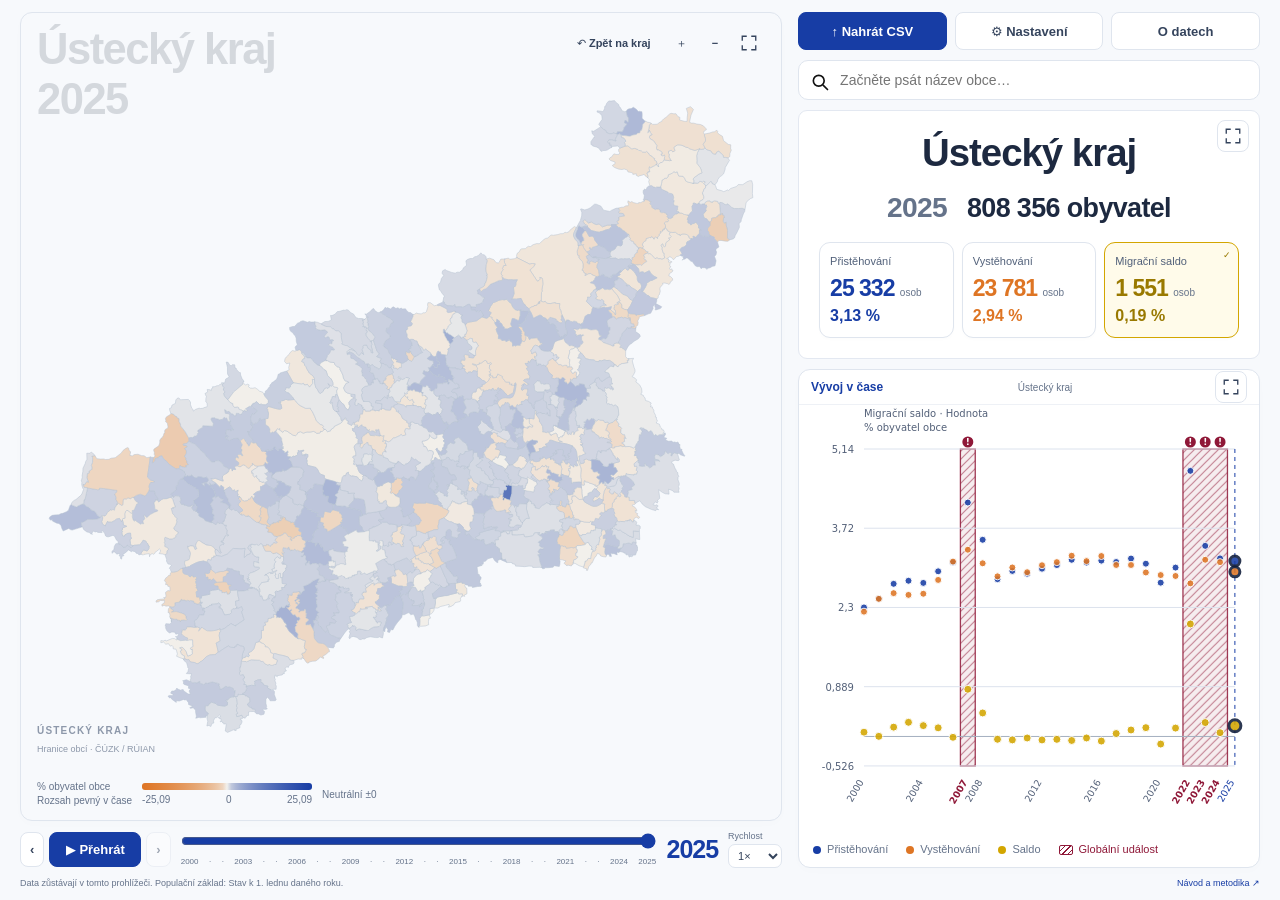
<file: index.html>
<!doctype html>
<html lang="cs">
<head>
  <meta charset="utf-8">
  <meta name="viewport" content="width=device-width,initial-scale=1">
  <title>Migrační radar · Ústecký kraj</title>
  <meta name="theme-color" content="#173DA5">
  <link rel="icon" href="data:,">
  <script>
    const mapUrl = new URL('mapa/', window.location.href);
    mapUrl.search = window.location.search;
    mapUrl.hash = window.location.hash;
    window.location.replace(mapUrl.href);
  </script>
  <noscript><meta http-equiv="refresh" content="0;url=mapa/"></noscript>
</head>
<body><p><a href="mapa/">Otevřít mapu</a> · <a href="prezentace/">Otevřít prezentaci</a></p></body>
</html>
</file>
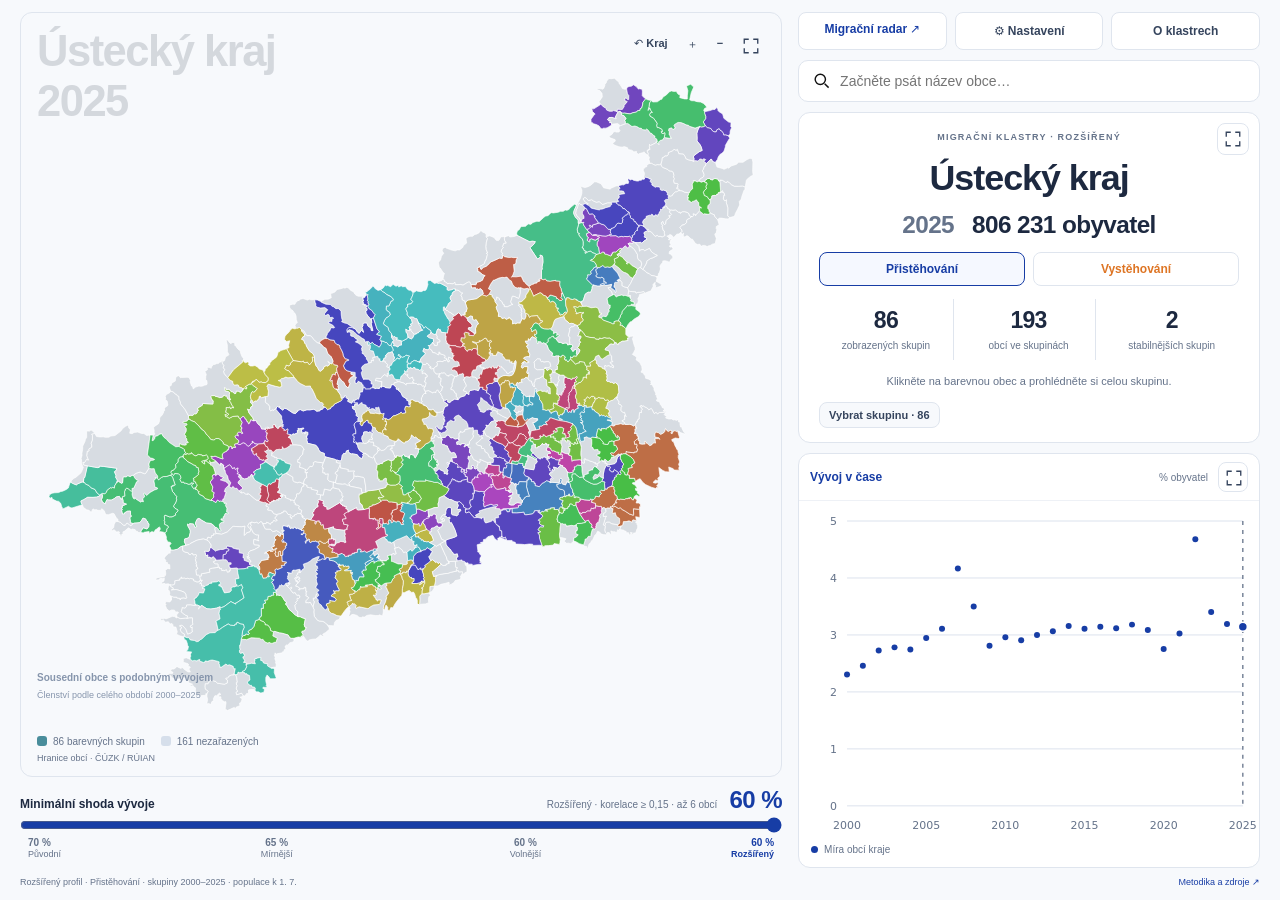
<file: klastry/index.html>
<!doctype html>
<html lang="cs">
<head><meta charset="utf-8"><meta name="viewport" content="width=device-width,initial-scale=1"><meta name="theme-color" content="#173DA5"><title>Migrační klastry · Ústecký kraj</title><link rel="icon" href="data:,"><link rel="stylesheet" href="styles.css?v=clusters-3"></head>
<body>
<main>
<div id="loading" role="status">Načítání skupin a mapy…</div>
<div id="notice" role="status" hidden></div>
<div class="atlas-layout" id="workspace" hidden>
 <section class="map-column" id="map-block" aria-label="Mapa klastrů a minimální shoda vývoje">
  <div class="panel map-panel">
   <div class="map-heading"><div class="watermark"><span id="map-territory">Ústecký kraj</span><output id="map-year">2025</output></div><div class="map-actions"><button id="back-region" title="Zpět na celý kraj">↶ Kraj</button><button id="zoom-in" aria-label="Přiblížit mapu">＋</button><button id="zoom-out" aria-label="Oddálit mapu">−</button><button class="expand-button" data-expand="map-block" aria-label="Zvětšit mapu na celé okno"></button></div></div>
   <svg id="map" role="group" aria-label="Mapa migračních klastrů obcí Ústeckého kraje"></svg>
   <div id="map-empty" class="map-message" hidden><strong>Tomuto filtru neodpovídá žádná skupina.</strong><span>Zkuste menší počet obcí nebo mírnější podmínky.</span><button id="clear-filters">Zobrazit všechny skupiny profilu</button></div>
   <div class="map-bottom"><div id="map-legend" class="map-legend"></div><span>Hranice obcí · ČÚZK / RÚIAN</span></div>
   <div class="map-caption">Sousední obce s podobným vývojem<br><span>Členství podle celého období 2000–2025</span></div>
  </div>
  <section class="similarity-control" aria-label="Minimální shoda vývoje">
   <div class="similarity-heading"><label for="profile-slider">Minimální shoda vývoje</label><span id="profile-description"></span><output id="profile-value" for="profile-slider">60 %</output></div>
   <input id="profile-slider" type="range" min="0" max="3" step="1" value="3" aria-describedby="profile-slider-help">
   <div id="profile-stops" class="profile-stops"></div>
   <p id="profile-slider-help" class="sr-only">Čtyři stupně od nejpřísnějšího po nejvolnější: 70 %, 65 % a dvě varianty 60 % s různými korelacemi. Procenta označují minimální shodu směru změn každé dvojice obcí, nikoli přesnost výsledku.</p>
  </section>
 </section>
 <aside class="side-column" aria-label="Výběr a informace o klastrech">
  <nav class="workspace-actions" aria-label="Nástroje"><a href="https://hphugosm.github.io/TT-Decin/" target="_blank" rel="noopener">Migrační radar ↗</a><button id="settings-open">⚙ Nastavení</button><button id="method-open">O klastrech</button></nav>
  <div class="search"><svg class="search-icon" viewBox="0 0 24 24" aria-hidden="true"><circle cx="10.5" cy="10.5" r="6.5"></circle><path d="m16 16 5 5"></path></svg><label for="town-search" class="sr-only">Vyhledat obec</label><input id="town-search" type="search" placeholder="Začněte psát název obce…" autocomplete="off" aria-controls="search-results" aria-expanded="false"><div id="search-results" hidden></div></div>
  <section class="panel overview" id="overview-block" aria-label="Přehled skupiny">
   <button class="expand-button" data-expand="overview-block" aria-label="Zvětšit přehled na celé okno"></button>
   <p class="eyebrow" id="overview-label">MIGRAČNÍ KLASTRY</p><h1 id="territory-title">Ústecký kraj</h1><div class="overview-facts"><span id="detail-year">2025</span><strong id="population"></strong></div>
   <div class="mode-switch" role="group" aria-label="Druh migrace"><button data-mode="immigration" aria-pressed="true">Přistěhování</button><button data-mode="emigration" aria-pressed="false">Vystěhování</button></div>
   <div id="stats" class="stats"></div><div id="selection-info" class="selection-info"></div>
   <div class="overview-links"><button id="groups-open">Vybrat skupinu</button><button id="detail-open" hidden>Podrobnosti skupiny ↗</button></div>
  </section>
  <section class="panel chart-panel" id="chart-block" aria-label="Vývoj v čase"><div class="chart-heading"><h2>Vývoj v čase</h2><span id="chart-unit"></span><button class="expand-button" data-expand="chart-block" aria-label="Zvětšit graf na celé okno"></button></div><div id="chart-wrap"><svg id="time-chart" role="group" aria-label="Bodový vývoj migrace v čase"></svg></div><div id="chart-legend" class="chart-legend"></div></section>
 </aside>
</div>
<footer><span id="footer-summary">Průzkumné skupiny · 354 obcí · 2000–2025</span><a href="README.md">Metodika a zdroje ↗</a></footer>
</main>
<dialog id="settings-dialog" class="drawer" aria-labelledby="settings-title"><div class="dialog-heading"><h2 id="settings-title">Nastavení klastrů</h2><button data-close aria-label="Zavřít nastavení">×</button></div><label class="field">Velikost skupiny<select id="min-size"><option value="2">2 a více obcí</option><option value="3">3 a více obcí</option><option value="4">4 a více obcí</option><option value="5">5 a více obcí</option></select></label><label class="check"><input id="stable-only" type="checkbox">Jen stabilnější nálezy</label><p class="help">Filtry mění viditelnost předpočítaných skupin. Rok ani filtry model znovu nepočítají.</p><hr><label class="field">Ukazatel v grafu<select id="chart-metric"><option value="rate">Podíl obyvatel (%)</option><option value="delta">Modelovaná změna (procentní body)</option><option value="raw">Absolutní počet</option></select><small id="metric-help">Podíl je původní roční počet dělený populací obce.</small></label><button id="settings-reset">Obnovit výchozí pohled</button></dialog>
<dialog id="groups-dialog" class="modal" aria-labelledby="groups-title"><div class="dialog-heading"><div><p class="eyebrow" id="groups-context"></p><h2 id="groups-title">Vybrat skupinu</h2></div><button data-close aria-label="Zavřít seznam skupin">×</button></div><label class="sr-only" for="group-search">Hledat ve skupinách</label><input id="group-search" type="search" placeholder="Název obce nebo skupiny…"><div id="group-list" class="group-list"></div></dialog>
<dialog id="detail-dialog" class="modal wide" aria-labelledby="detail-title"><div class="dialog-heading"><h2 id="detail-title">Podrobnosti skupiny</h2><button data-close aria-label="Zavřít detail skupiny">×</button></div><div id="group-detail"></div></dialog>
<dialog id="method-dialog" class="modal" aria-labelledby="method-title"><div class="dialog-heading"><h2 id="method-title">Jak číst migrační klastry</h2><button data-close aria-label="Zavřít metodiku">×</button></div><div class="prose"><p>Jedna barva označuje jednu skupinu sousedních obcí s podobnými meziročními změnami migrace v letech <strong>2000–2025</strong>. Přistěhování a vystěhování mají samostatné výsledky.</p><h3>Co mají obce společného</h3><p>Skupina tvoří souvislé území přes společné úseky hranic. Každá dvojice uvnitř musí splnit podmínky podobnosti alespoň ve 12 společných informativních změnách. Samotný dotyk v rohu nestačí; ne všichni členové musí sousedit přímo.</p><h3>Minimální shoda vývoje</h3><p>Posuvník pod mapou přepíná čtyři předpočítané profily od nejpřísnějšího po nejvolnější: 70 %, 65 %, 60 % s korelacemi alespoň 0,20 a rozšířených 60 % s korelacemi alespoň 0,15. Procento je minimum shody směru změn každé dvojice obcí, nikoli přesnost výsledku. Spodní hranice je 60 %.</p><h3>Podmínky a stabilita</h3><p>Všechny výsledky jsou průzkumné. Retence ukazuje, jak často členové zůstali spolu při opakování analýzy s pozměněnými daty; není pravděpodobností správnosti skupiny. Mírnější profily vznikly při průzkumu výsledků a nemusí být vnořené do přísnějších.</p><p>Model přistěhování používá empirické Bayesovo vyhlazení, model vystěhování původní míry. Jejich nastavení je součástí dodaných výsledků. Graf „Podíl obyvatel“ ukazuje původní údaje; „Modelovaná změna“ ukazuje změny vybrané modelové řady. Zobrazené procentní hodnoty jsou přepočtem původních měr na 1 000 dělením deseti.</p><h3>Mapa a čas</h3><p>Rok vyberete kliknutím do grafu nebo šipkami vlevo a vpravo mimo vstupní pole. Rok mění údaje a zvýraznění bodů v grafu. Členství a barvy skupin platí pro celé období. Šedá obec buď není zařazena, nebo její skupinu skrývá filtr; po kliknutí uvidíte stav. Barvy skupin a členů v grafu jsou kategoriální, ne měřítkem síly migrace.</p><p>Krajská míra je poměr součtu pohybů a populace obcí. Součet přistěhování i vystěhování zahrnuje přesuny uvnitř kraje. Podobný vývoj nedokazuje přesuny lidí mezi členy skupiny ani příčinu migrace.</p><p id="provenance-note"></p><a href="README.md">Podrobný popis a původ dat ↗</a></div></dialog>
<script type="module" src="app.mjs?v=clusters-3"></script>
</body></html>
</file>
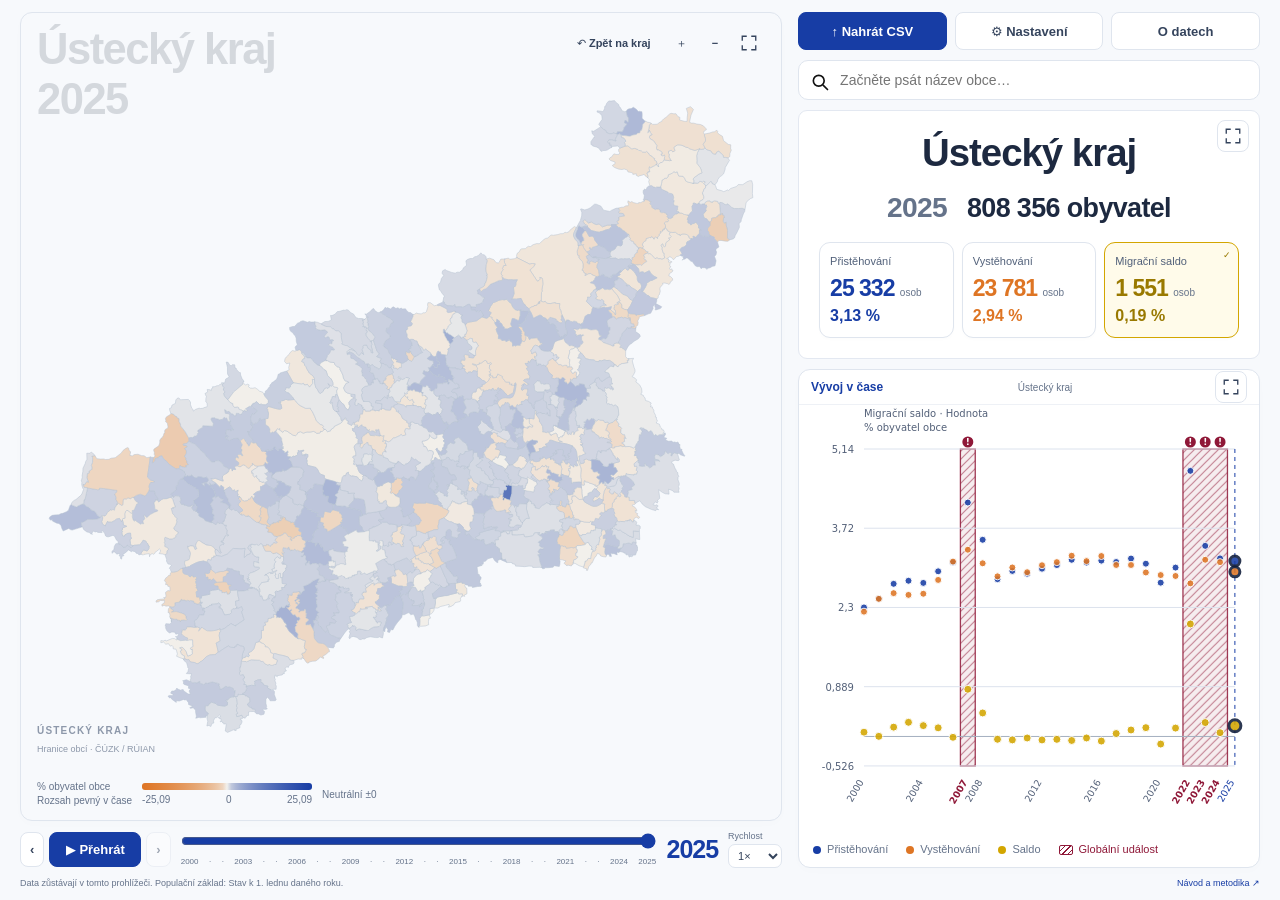
<file: mapa/index.html>
<!doctype html>
<html lang="cs"><head><base href="../"><meta charset="utf-8"><meta name="viewport" content="width=device-width,initial-scale=1"><meta name="theme-color" content="#173DA5"><title>Migrační radar · Ústecký kraj</title><link rel="stylesheet" href="radar.css?v=event-copy-1"><link rel="icon" href="data:,"></head>
<body>

<main>
<div id="notice" role="status" hidden></div><div id="loading" role="status">Načítání dat a hranic obcí…</div>
<div class="radar-layout"><div class="map-column"><section class="panel map-panel" aria-label="Mapa obcí">
<div class="panel-heading"><div class="map-watermark"><span id="map-territory" class="map-territory">Ústecký kraj</span><output id="map-year" class="map-year" for="year" aria-label="Rok mapy">2025</output></div><div class="map-actions"><button id="back-region">↶ Zpět na kraj</button><button id="zoom-in" aria-label="Přiblížit mapu">＋</button><button id="zoom-out" aria-label="Oddálit mapu">−</button></div></div>
<div class="map-stage"><svg id="map" role="group" aria-label="Interaktivní mapa obcí Ústeckého kraje"></svg><div class="map-caption" aria-hidden="true">ÚSTECKÝ KRAJ<br><span>Hranice obcí · ČÚZK / RÚIAN</span></div></div>
<div class="legend-row"><div id="color-legend" class="color-legend"></div></div>
<section id="map-events" class="map-events" aria-label="Události vybraného roku" aria-live="polite" aria-atomic="true" hidden></section>
</section>
<section class="timeline" aria-label="Časová osa"><div class="play-controls"><button id="previous" aria-label="Předchozí rok">‹</button><button id="play" class="primary" aria-label="Přehrát časovou osu">▶ Přehrát</button><button id="next" aria-label="Následující rok">›</button></div><div class="year-slider"><label class="sr-only" for="year">Koncový rok B</label><input id="year" type="range" step="1" min="2000" max="2025" value="2025"><div id="year-ticks" class="year-ticks"></div></div><output id="year-label" for="year">—</output><label class="speed-label">Rychlost<select id="speed"><option value="0.5">0,5×</option><option value="1" selected>1×</option><option value="2">2×</option><option value="4">4×</option></select></label></section>
<div id="comparison-bar" class="comparison-bar" hidden><strong>Rozdíl: B minus A</strong><label>Výchozí rok A <select id="base-year"></select></label><span>→</span><label>Koncový rok B <select id="end-year"></select></label><span id="comparison-windows"></span></div>
</div><aside class="side-column" aria-label="Výběr, informace a vývoj obce"><nav class="workspace-actions" aria-label="Nástroje"><button id="import-open" class="primary">↑ Nahrát CSV</button><button id="settings-open" aria-haspopup="dialog">⚙ Nastavení</button><button id="data-open" aria-haspopup="dialog">O datech</button></nav><div class="search map-search"><label class="sr-only" for="town-search">Vyhledat obec</label><svg class="search-icon" viewBox="0 0 24 24" aria-hidden="true"><circle cx="10.5" cy="10.5" r="6.5"></circle><path d="m16 16 5 5"></path></svg><input id="town-search" type="search" placeholder="Začněte psát název obce…" autocomplete="off" aria-controls="search-results"><div id="search-results" class="search-results" hidden></div></div><section class="map-detail overview-panel" id="map-detail" aria-label="Přehled území"><div class="overview-heading"><h1 id="territory-title">Ústecký kraj</h1></div><div class="overview-facts"><span class="eyebrow" id="detail-label"></span><div id="map-population"></div></div><section id="cards" class="cards" aria-label="Příchody, odchody a saldo: počty a podíly obyvatel"></section></section><section class="panel chart-panel" aria-labelledby="time-title"><div class="chart-heading"><h2 id="time-title">Vývoj v čase</h2><span id="chart-territory"></span></div><div id="time-panel"><svg id="time-chart" role="group" aria-label="Bodový časový graf bez spojnic"></svg></div><p id="chart-note" class="chart-note"></p><div id="chart-event-notice" class="chart-event-notice" aria-live="polite" hidden></div></section>
</aside></div>
<footer><span>Data zůstávají v tomto prohlížeči. <span id="population-note"></span></span><a href="RADAR_README.md">Návod a metodika ↗</a></footer>
</main>
<dialog id="settings-dialog" class="drawer" aria-labelledby="settings-title"><div class="modal-heading"><div><span class="eyebrow">ANALYTICKÉ NASTAVENÍ</span><h2 id="settings-title">Váš pohled na data</h2></div><button data-close="settings-dialog" aria-label="Zavřít nastavení">×</button></div><div class="field"><label for="metric">Metrika</label><select id="metric"><option value="balance">Migrační saldo</option><option value="incoming">Přistěhovalí</option><option value="outgoing">Vystěhovalí</option></select></div><div class="field"><label for="unit">Jednotka mapy a časového grafu</label><select id="unit"><option value="absolute">Absolutní počet</option><option value="rate">Migrace / populace obce (%)</option><option value="share">Podíl na pohybech obcí kraje (%)</option><option value="contribution">Migrace / populace kraje (%)</option><option value="deviation">Odchylka od kraje (procentní body)</option></select></div><div class="field"><label for="mode">Co zobrazit</label><select id="mode"><option value="value">Hodnota</option><option value="yoy">Meziroční změna</option><option value="difference">Rozdíl roků · B minus A</option></select></div><div class="field"><label for="shrinkage">Vyhlazení ke kraji (shrinkage)</label><div class="shrinkage-control"><input id="shrinkage" type="range" min="0" max="5000" step="10" value="500" aria-describedby="shrinkage-help"><input id="shrinkage-number" type="number" min="0" max="5000" step="10" value="500" aria-label="Konstanta shrinkage K" aria-describedby="shrinkage-help"></div><small id="shrinkage-help">Konstanta K v obyvatelích · 0 = bez vyhlazení. Vyšší hodnota více přitahuje malé obce ke krajské míře.</small><small>w = P / (P + K); r* = w × r + (1 − w) × R. Výchozí K = 500. Platí pro populační podíly a odchylku; absolutní počty a podíl na pohybech zůstávají původní.</small></div><div class="field"><label for="window">Časové seskupení (volitelné)</label><select id="window"><option value="1">Jednotlivé roky</option><option value="3">Poslední 3 roky</option><option value="5">Posledních 5 let</option></select><small>Úplná okna končící zvoleným rokem. Původní roční počty v kartách se nemění.</small></div><hr><h3>Barvy mapy</h3><div class="field"><label for="neutral">Neutrální pásmo <span id="neutral-unit"></span></label><input id="neutral" type="number" min="0" step="any" value="0"><small>Není testem statistické významnosti.</small></div><div class="field"><label for="contrast">Kontrast malých rozdílů</label><select id="contrast"><option value="1">Standardní · lineární</option><option value="2">Zvýšený</option><option value="4">Výrazný</option></select><small>Mění pouze intenzitu barev. Hodnoty a polohy bodů zůstávají stejné.</small></div><p class="method-note">Rozsah barev je pevný přes celé období. Přistěhování je modré, vystěhování oranžové. U salda je zisk modrý a úbytek oranžový. Chybějící údaje jsou šrafované.</p><button id="reset-settings">Obnovit výchozí nastavení</button></dialog>
<dialog id="data-dialog" class="modal" aria-labelledby="data-title"><div class="modal-heading"><h2 id="data-title">Data a metodika</h2><button data-close="data-dialog" aria-label="Zavřít informace o datech">×</button></div><div id="data-content"></div></dialog>
<script type="module" src="radar.mjs?v=initial-unit-1"></script></body></html>
</file>
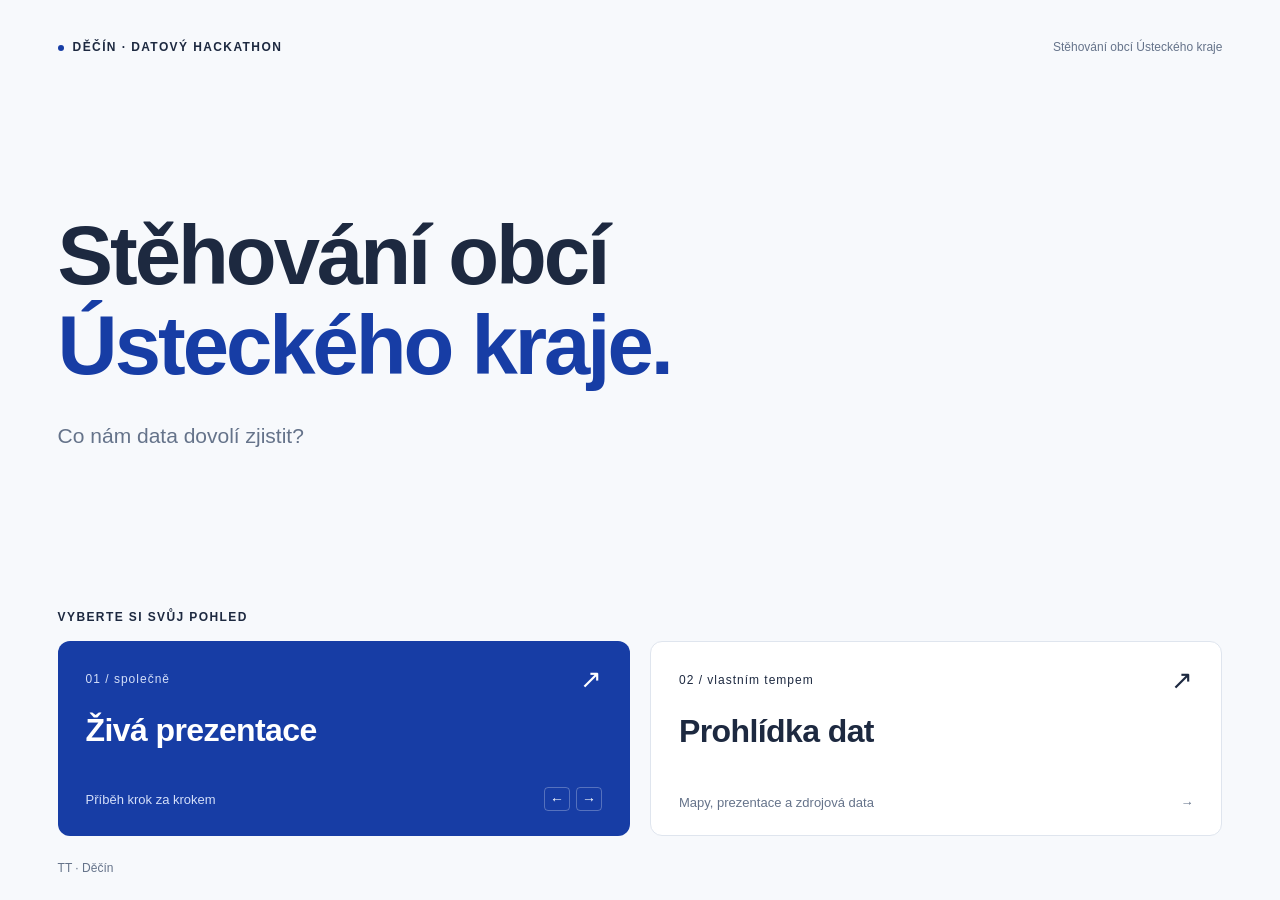
<file: prezentace/index.html>
<!doctype html>
<html lang="cs">
<head>
  <meta charset="utf-8">
  <meta name="viewport" content="width=device-width, initial-scale=1">
  <meta name="theme-color" content="#f7f9fc">
  <meta name="description" content="Příběh dat obcí Ústeckého kraje. Živá prezentace a vedená prohlídka daty.">
  <title>Stěhování obcí Ústeckého kraje</title>
  <link rel="icon" href="data:image/svg+xml,%3Csvg xmlns='http://www.w3.org/2000/svg' viewBox='0 0 32 32'%3E%3Crect width='32' height='32' rx='8' fill='%23173da5'/%3E%3Ccircle cx='10' cy='21' r='3' fill='white'/%3E%3Ccircle cx='22' cy='11' r='3' fill='white'/%3E%3Cpath d='M12 19L20 13' stroke='white' stroke-width='2'/%3E%3C/svg%3E">
  <link rel="stylesheet" href="styles.css?v=data-portal-24">
  <script src="app.js?v=data-portal-24" defer></script>
</head>
<body data-view="home" data-step="0">
  <main id="main">
    <section id="home" class="view home-view" aria-labelledby="home-title">
      <div class="home-topline"><span class="eyebrow"><span class="status-dot"></span>Děčín · datový hackathon</span><span class="edition">Stěhování obcí Ústeckého kraje</span></div>
      <div class="home-hero">
        <div class="home-copy"><h1 id="home-title" tabindex="-1">Stěhování obcí<br><em>Ústeckého kraje.</em></h1><p>Co nám data dovolí zjistit?</p></div>
        
      </div>
      <div class="route-heading"><span class="eyebrow">Vyberte si svůj pohled</span><span></span></div>
      <nav class="routes" aria-label="Způsob prohlížení">
        <a href="#prezentace/1" class="route-card route-live"><span class="route-top"><span class="route-number">01 / společně</span><span class="route-icon" aria-hidden="true">↗</span></span><span class="route-title">Živá prezentace</span><span class="route-bottom"><span>Příběh krok za krokem</span><span class="key-hint"><kbd>←</kbd><kbd>→</kbd></span></span></a>
        <a href="#prohlidka" class="route-card route-guide"><span class="route-top"><span class="route-number">02 / vlastním tempem</span><span class="route-icon" aria-hidden="true">↗</span></span><span class="route-title">Prohlídka dat</span><span class="route-bottom"><span>Mapy, prezentace a zdrojová data</span><span aria-hidden="true">→</span></span></a>
      </nav>
      <footer class="home-footer"><span>TT · Děčín</span><span></span></footer>
    </section>

    <section id="presentation" class="view presentation-view" aria-label="Živá prezentace" hidden>
      <h1 id="deck-brand" class="deck-title deck-brand" tabindex="-1"><span class="title-underline brand-line">Stěhování obcí</span><em class="brand-line">Ústeckého kraje.</em></h1>
      <div id="slide-one" class="slide intro-slide" aria-labelledby="deck-brand">
        <div class="intro-layout">
          <div class="intro-copy">
            <div class="municipality-count"><strong>354</strong><span>obcí</span></div>
            <div class="granularity" aria-label="Jedna hodnota jednoho ukazatele pro jednu obec za jeden rok">
              <strong class="granularity-one" aria-hidden="true">1</strong>
              <div class="granularity-words">
                <div class="unit-row" style="--i:0"><span>Ukazatel</span></div>
                <div class="unit-row" style="--i:1"><span>Hodnota</span></div>
                <div class="unit-row" style="--i:2"><span>Obec</span></div>
                <div class="unit-row" style="--i:3"><span>Rok</span></div>
              </div>
            </div>
          </div>
          <div class="topics"><div class="topics-heading"><h2>Ukazatele:</h2></div><ul class="topic-list"><li title="Sociální vyloučení"><span class="topic-icon" aria-hidden="true"><svg viewBox="0 0 24 24" fill="none" stroke="currentColor" stroke-width="1.7" stroke-linecap="round" stroke-linejoin="round"><circle cx="9" cy="8" r="3"/><path d="M3 21v-3a6 6 0 0 1 12 0v3M16 5a3 3 0 0 1 0 6m3 10v-3a6 6 0 0 0-3-5"/></svg></span><span>Sociální situace</span></li><li title="Migrace podle věku"><span class="topic-icon" aria-hidden="true"><svg viewBox="0 0 24 24" fill="none" stroke="currentColor" stroke-width="1.7" stroke-linecap="round" stroke-linejoin="round"><path d="M4 7h16m-4-4 4 4-4 4M20 17H4m4-4-4 4 4 4"/></svg></span><span>Migrace</span></li><li title="Ekonomické subjekty"><span class="topic-icon" aria-hidden="true"><svg viewBox="0 0 24 24" fill="none" stroke="currentColor" stroke-width="1.7" stroke-linecap="round" stroke-linejoin="round"><path d="M4 21V5h10v16M14 11h6v10M2 21h20M8 9h2M8 13h2M8 17h2M17 15h1M17 18h1"/></svg></span><span>Firmy a podnikatelé</span></li><li title="REGUAP"><span class="topic-icon" aria-hidden="true"><svg viewBox="0 0 24 24" fill="none" stroke="currentColor" stroke-width="1.7" stroke-linecap="round" stroke-linejoin="round"><path d="m3 6 6-3 6 3 6-3v15l-6 3-6-3-6 3ZM9 3v15M15 6v15"/></svg></span><span>Území a rozvoj</span></li><li title="Nezaměstnanost"><span class="topic-icon" aria-hidden="true"><svg viewBox="0 0 24 24" fill="none" stroke="currentColor" stroke-width="1.7" stroke-linecap="round" stroke-linejoin="round"><rect x="3" y="7" width="18" height="14" rx="2"/><path d="M8 7V5a2 2 0 0 1 2-2h4a2 2 0 0 1 2 2v2M3 12a23 23 0 0 0 18 0M9 16h6"/></svg></span><span>Nezaměstnanost</span></li><li title="Věkové ukazatele a věková struktura"><span class="topic-icon" aria-hidden="true"><svg viewBox="0 0 24 24" fill="none" stroke="currentColor" stroke-width="1.7" stroke-linecap="round" stroke-linejoin="round"><circle cx="12" cy="12" r="9"/><path d="M12 6v6l4 2M5 5l2 2M17 17l2 2"/></svg></span><span>Věk obyvatel</span></li><li title="Základní demografie"><span class="topic-icon" aria-hidden="true"><svg viewBox="0 0 24 24" fill="none" stroke="currentColor" stroke-width="1.7" stroke-linecap="round" stroke-linejoin="round"><rect x="2" y="4" width="20" height="16" rx="2"/><circle cx="8" cy="10" r="2"/><path d="M5 16a3 3 0 0 1 6 0M15 9h4M15 13h4M15 17h2"/></svg></span><span>Osobní informace</span></li></ul></div>
        </div>
        <div class="objective"><span class="eyebrow">Náš cíl</span><p>Najít <strong>praktické využití</strong> těchto dat.</p><span aria-hidden="true">↗</span></div>
      </div>

      <div id="timeline-slide" class="slide timeline-slide" aria-labelledby="timeline-title" hidden>
        <h1 id="timeline-title" class="timeline-title" tabindex="-1">Málo dat. <em>Krátký průnik.</em></h1>
        <div class="timeline-layout">
          <figure class="coverage-chart" aria-labelledby="chart-title" aria-describedby="chart-caption">
            <div class="chart-topline"><h2 id="chart-title">Za které roky máme data?</h2></div>
            <div class="coverage-labels" aria-hidden="true"><span>Všechna témata současně</span><strong style="--year-position:72%">2018</strong><strong class="event-year" style="--year-position:88%">2022</strong><strong style="--year-position:96%">2024</strong></div>
            <div class="coverage-body">
              <div class="plot-background" aria-hidden="true"><div class="plot-grid"><i style="--position:0%"></i><i style="--position:20%"></i><i style="--position:40%"></i><i style="--position:60%"></i><i style="--position:80%"></i><i style="--position:100%"></i></div><div class="common-band"></div><div class="event-band"></div></div>
              <div id="coverage-rows" class="coverage-rows" role="list" aria-label="Časové pokrytí sedmi témat"></div>
              <div class="coverage-axis" aria-hidden="true"><span style="--position:0%">2000</span><span style="--position:20%">2005</span><span style="--position:40%">2010</span><span style="--position:60%">2015</span><span style="--position:80%">2020</span><span style="--position:100%">2025</span></div>
            </div>
            <figcaption id="chart-caption"><span class="legend"><i class="common-swatch"></i>Společné období všech témat</span><span class="legend event-legend"><i class="event-swatch"></i>Krize na Ukrajině · 2022–2024</span></figcaption>
          </figure>
          <aside class="timeline-copy"><div class="big-stat"><span id="year-count">7</span><div id="year-label">společných let<span>2018–2024</span></div></div><p id="timeline-description">Každá datová sada sahá jinam.<br>Všechny se potkají jen tady.</p><div class="context-note"><span id="context-period">1 hodnota ročně</span><p id="context-description">Pro společnou analýzu máme jen sedm časových bodů.</p></div></aside>
        </div>
      </div>

      <section id="terms-slide" class="slide timeline-slide terms-slide" aria-labelledby="terms-title" hidden>
        <h1 id="terms-title" class="timeline-title" tabindex="-1">Jak číst <em>migraci.</em></h1>
        <div class="terms-layout">
          <div class="terms-scope"><p>Migrace = <strong>změna trvalého bydliště.</strong></p><p>Narození a úmrtí sem nepočítáme.</p></div>
          <figure class="migration-example" aria-labelledby="terms-example-caption">
            <figcaption id="terms-example-caption">Ilustrační příklad · jedna obec · jeden rok</figcaption>
            <div class="migration-equation">
              <article class="term-card term-incoming" style="--card-delay:100ms">
                <svg class="term-icon" viewBox="0 0 24 24" fill="none" stroke="currentColor" stroke-width="1.6" stroke-linecap="round" stroke-linejoin="round" aria-hidden="true"><path d="M13 3h8v18h-8M2 12h13M10 7l5 5-5 5"/></svg>
                <h2>Přistěhovalí</h2><p>Přišli do obce</p>
                <output id="example-incoming" class="term-count" aria-live="off" aria-label="Přistěhovalí: 10 osob">10</output>
                <div id="incoming-people" class="term-people" aria-hidden="true"></div>
              </article>
              <span class="equation-sign sign-minus" aria-hidden="true">−</span>
              <article class="term-card term-outgoing" style="--card-delay:500ms">
                <svg class="term-icon" viewBox="0 0 24 24" fill="none" stroke="currentColor" stroke-width="1.6" stroke-linecap="round" stroke-linejoin="round" aria-hidden="true"><path d="M11 3H3v18h8M9 12h13M17 7l5 5-5 5"/></svg>
                <h2>Vystěhovalí</h2><p>Odešli z obce</p>
                <output id="example-outgoing" class="term-count" aria-live="off" aria-label="Vystěhovalí: 7 osob">7</output>
                <div id="outgoing-people" class="term-people" aria-hidden="true"></div>
              </article>
              <span class="equation-sign sign-equals" aria-hidden="true">=</span>
              <article class="term-card term-balance" style="--card-delay:1000ms">
                <svg class="term-icon" viewBox="0 0 24 24" fill="none" stroke="currentColor" stroke-width="1.6" stroke-linecap="round" stroke-linejoin="round" aria-hidden="true"><circle cx="12" cy="12" r="9"/><path d="M8 9h8M8 15h8"/></svg>
                <h2>Migrační saldo</h2><p>Příchody − odchody</p>
                <output id="example-balance" class="term-count" aria-live="off" aria-label="Migrační saldo: plus 3 osoby">+3</output>
                <div id="balance-people" class="term-people" aria-hidden="true"></div>
                <p class="balance-explanation">O 3 obyvatele více<br>díky stěhování.</p>
              </article>
            </div>
          </figure>
        </div>
      </section>

      <section id="absolute-map-slide" class="slide map-slide" aria-label="Interaktivní mapa migrace – absolutní počty" tabindex="-1" hidden>
        <iframe id="absolute-map-frame" class="map-frame" title="Migrační radar – absolutní počty lidí" data-src="../mapa/?unit=absolute" allow="fullscreen"></iframe>
      </section>

      <section id="map-slide" class="slide map-slide" aria-label="Interaktivní mapa migrace obcí Ústeckého kraje" tabindex="-1" hidden>
        <iframe id="map-frame" class="map-frame" title="Migrační radar – interaktivní mapa obcí Ústeckého kraje" data-src="../mapa/?unit=rate" allow="fullscreen"></iframe>
      </section>

      <section id="clusters-slide" class="slide map-slide" aria-label="Interaktivní mapa migračních klastrů obcí Ústeckého kraje" tabindex="-1" hidden>
        <iframe id="clusters-frame" class="map-frame" title="Migrační klastry – interaktivní skupiny obcí Ústeckého kraje" data-src="../klastry/" allow="fullscreen"></iframe>
      </section>

      <section id="hypothesis-slide" class="slide timeline-slide hypothesis-slide" aria-labelledby="hypothesis-title" hidden>
        <h1 id="hypothesis-title" class="timeline-title" tabindex="-1"><em>Hypotéza.</em></h1>
        <div class="hypothesis-layout">
          <div class="hypothesis-copy">
            <div class="investment-count"><strong>6</strong><h2>poptávek firem<br>po zaměstnancích</h2></div>
            <p class="investment-selection">Vybrali jsme ty s nejvíce novými pracovními místy.</p>
            <div class="hypothesis-chain">
              <div class="hypothesis-link"><span class="hypothesis-icon" aria-hidden="true"><svg viewBox="0 0 24 24" fill="none" stroke="currentColor" stroke-width="1.6" stroke-linecap="round" stroke-linejoin="round"><rect x="3" y="7" width="18" height="14" rx="2"/><path d="M8 7V5a2 2 0 0 1 2-2h4a2 2 0 0 1 2 2v2M3 12a23 23 0 0 0 18 0M10 15h4"/></svg></span><span>Firma hledá zaměstnance</span></div>
              <span class="hypothesis-chain-arrow" aria-hidden="true">↓</span>
              <div class="hypothesis-link"><span class="hypothesis-icon" aria-hidden="true"><svg viewBox="0 0 24 24" fill="none" stroke="currentColor" stroke-width="1.6" stroke-linecap="round" stroke-linejoin="round"><circle cx="9" cy="7" r="3"/><path d="M3 21v-4a6 6 0 0 1 12 0v4M16 4a3 3 0 0 1 0 6M20 21v-4a6 6 0 0 0-3-5"/></svg></span><span>Lidé se stěhují do obce</span></div>
              <span class="hypothesis-chain-arrow" aria-hidden="true">↓</span>
              <div class="hypothesis-link"><span class="hypothesis-icon" aria-hidden="true"><svg viewBox="0 0 24 24" fill="none" stroke="currentColor" stroke-width="1.6" stroke-linecap="round" stroke-linejoin="round"><path d="m3 10 9-7 9 7M5 9v12h14V9M9 21v-7h6v7"/></svg></span><span>Roste poptávka po bytech</span></div>
            </div>
          </div>
          <figure class="hypothesis-chart" aria-labelledby="hypothesis-caption" aria-describedby="hypothesis-chart-description">
            <figcaption id="hypothesis-caption"><strong>Více práce. Více lidí?</strong><span>Očekávaný vývoj · ilustrační schéma</span></figcaption>
            <p id="hypothesis-chart-description" class="sr-only">Červený bod označuje vznik výrazné poptávky firmy po zaměstnancích. Poté očekáváme více přistěhovalých, růst migračního salda a následně poptávky po bytech v obci a jejím blízkém okolí. Graf neukazuje naměřené výsledky.</p>
            <svg class="investment-chart-svg" viewBox="0 0 900 460" role="img" aria-label="Očekávaný růst migračního salda po vzniku poptávky po zaměstnancích">
              <defs><linearGradient id="hypothesis-area-gradient" x1="0" y1="0" x2="0" y2="1"><stop offset="0%" stop-color="#173DA5" stop-opacity=".14"/><stop offset="100%" stop-color="#173DA5" stop-opacity=".015"/></linearGradient></defs>
              <g class="hypothesis-grid" aria-hidden="true"><path d="M90 115H845M90 220H845"/><path class="hypothesis-zero" d="M90 325H845"/></g>
              <path class="hypothesis-axes" d="M90 60V390H860M84 69l6-9 6 9M851 384l9 6-9 6" fill="none"/>
              <g class="hypothesis-axis-labels"><text x="90" y="32">Migrační saldo</text><text x="67" y="331">0</text><text x="235" y="428" text-anchor="middle">Před poptávkou</text><text x="620" y="428" text-anchor="middle">Po poptávce</text><text x="860" y="428" text-anchor="end">Čas →</text></g>
              <path class="hypothesis-area" d="M390 323C490 320 520 270 600 225S735 135 840 90V325H390Z" fill="url(#hypothesis-area-gradient)"/>
              <path class="hypothesis-investment-guide" d="M390 94V390"/>
              <text class="hypothesis-event-label" x="390" y="72" text-anchor="middle">Vznik poptávky</text>
              <path id="hypothesis-before-path" class="hypothesis-line hypothesis-before" d="M90 326C175 309 250 343 390 323" pathLength="1"/>
              <path id="hypothesis-after-path" class="hypothesis-line hypothesis-after" d="M390 323C490 320 520 270 600 225S735 135 840 90" pathLength="1"/>
              <text class="hypothesis-growth-label" x="540" y="112">Očekáváme růst</text>
              <circle class="hypothesis-event-halo" cx="390" cy="323" r="17"/>
              <circle class="hypothesis-event-point" cx="390" cy="323" r="8"/>
              <circle id="hypothesis-traveler" class="hypothesis-traveler" cx="840" cy="90" r="7" aria-hidden="true"/>
            </svg>
          </figure>
        </div>
      </section>

      <section id="reality-slide" class="slide timeline-slide reality-slide" aria-labelledby="reality-title" hidden>
        <h1 id="reality-title" class="timeline-title" tabindex="-1"><em>Realita.</em></h1>
        <div class="reality-layout">
          <p class="reality-finding">Jasný společný růst po záměrech <strong>nevidíme.</strong></p>
          <div class="reality-toolbar">
            <div class="reality-reading"><strong id="reality-units">Odchylka od kraje · procentní body</strong><span>0 = vývoj odpovídající kraji · 3 roky před / 5 let po <i class="reality-event-key" aria-hidden="true"></i> Rok záměru</span></div>
            <div class="reality-controls"><div class="reality-toggle" role="group" aria-label="Jednotky grafů"><button data-reality-metric="pp" aria-pressed="true" disabled>Procentní body</button><button data-reality-metric="persons" aria-pressed="false" disabled>Osoby</button></div><button id="reality-method-open" class="reality-method-button" aria-label="Jak číst grafy a zdroj dat" title="Jak číst grafy a zdroj dat">ⓘ</button></div>
          </div>
          <p id="reality-status" class="reality-status" role="status">Načítám šest datových řad…</p>
          <div id="reality-grid" class="reality-grid" aria-label="Šest firem a migrace v jejich okolí"></div>
          <div id="reality-tooltip" class="reality-tooltip" role="tooltip" hidden></div>
        </div>
        <dialog id="reality-method" class="reality-method" aria-labelledby="reality-method-title">
          <button class="reality-close" aria-label="Zavřít vysvětlení">×</button>
          <h2 id="reality-method-title">Jak číst realitu</h2>
          <p>Každý bod je jeden rok. Červený bod označuje <strong>rok investičního záměru</strong>, nikoli nutně zahájení náboru nebo provozu. Počet míst je plán; velikost bodu ho nevyjadřuje.</p>
          <p>Grafy ukazují nejvýše tři roky před rokem záměru a pět let po něm. Červené body leží na stejném místě časové osy. U Nemaku chybí rok 1999, proto zobrazujeme jen dva dostupné roky před záměrem; chybějící hodnotu nedoplňujeme.</p>
          <p>Sledujeme hostitelskou obec a obce do 50 km vzdušnou čarou mezi jejich geometrickými středy, pouze v Ústeckém kraji. Okruhy se překrývají a jejich složení se mezi roky nemění. Hostitelská obec je započtena jednou.</p>
          <p><strong>Nad nulou</strong> je míra migrace vyšší než krajská, <strong>pod nulou</strong> nižší. Od míry v okruhu odečítáme krajskou míru daného roku. Populace je stav k 31. 12.</p>
          <p>V osobách zobrazujeme rozdíl mezi skutečným saldem a saldem očekávaným při krajské míře. Proto může být výsledek desetinný. Saldo znamená přistěhovalí minus vystěhovalí.</p>
          <p>Závěr popisuje vizuální porovnání těchto šesti řad. Nejde o statistický test nulové korelace ani důkaz příčinného vlivu firmy. Odečtení krajské míry odstraňuje společnou roční krajskou úroveň.</p>
          <p class="reality-source">Zdroj: dodané roční součty 2000–2025 a tabulka záměrů. Původní migrace a hranice: <a href="https://drive.google.com/drive/folders/1EDqS16kYh4MeiR3dnLPU2_HgnCitau1h" target="_blank" rel="noopener">DCUK 1 ↗</a>.</p>
          <p class="reality-source">Detail bodu: najeďte, klikněte nebo použijte Tab a ↑ ↓. Šipky ← → stále mění snímky.</p>
        </dialog>
      </section>

      <section id="conclusion-slide" class="slide timeline-slide conclusion-slide" aria-labelledby="conclusion-title" hidden>
        <h1 id="conclusion-title" class="timeline-title" tabindex="-1">Závěr našeho <em>výzkumu.</em></h1>
        <div class="conclusion-layout">
          <p class="conclusion-finding">Budoucnost nelze předvídat dokonale.<br><strong>Její odchylky ale můžeme měřit.</strong></p>
          <div class="conclusion-reasons">
            <article class="conclusion-reason">
              <span class="conclusion-icon" aria-hidden="true"><svg viewBox="0 0 48 40" fill="none" stroke="currentColor" stroke-width="2" stroke-linecap="round" stroke-linejoin="round"><path d="M4 34h40" opacity=".25"/><path class="conclusion-sparkline" pathLength="1" d="M5 28C12 27 13 24 20 23S31 18 43 12"/></svg></span>
              <h2>Kraj</h2><p>Stabilnější trend</p>
            </article>
            <article class="conclusion-reason">
              <span class="conclusion-icon" aria-hidden="true"><svg viewBox="0 0 48 40" fill="none" stroke="currentColor" stroke-width="2" stroke-linecap="round" stroke-linejoin="round"><path d="M4 34h40" opacity=".25"/><path class="conclusion-sparkline" pathLength="1" d="m5 25 7-12 8 15 8-20 7 12 8-7"/></svg></span>
              <h2>Obec</h2><p>Větší vliv náhody</p>
            </article>
            <article class="conclusion-reason">
              <span class="conclusion-icon conclusion-crisis" aria-hidden="true"><svg viewBox="0 0 48 40" fill="none" stroke="currentColor" stroke-width="2" stroke-linecap="round" stroke-linejoin="round"><path d="M4 34h40" opacity=".25"/><path class="conclusion-sparkline" pathLength="1" d="m5 22 9-3 9-3 6 14 14-3"/><circle cx="23" cy="16" r="3" fill="currentColor" stroke="var(--paper)" stroke-width="1.5"/></svg></span>
              <h2>Krize</h2><p>Zlom historického trendu</p>
            </article>
          </div>
        </div>
      </section>

      <footer class="presentation-footer"><div class="slide-navigation"><div id="slide-dots" class="slide-dots" aria-label="Vybrat snímek"><button aria-label="Snímek 1" data-slide="0"></button><button aria-label="Snímek 2" data-slide="1"></button><button aria-label="Snímek 3" data-slide="2"></button><button aria-label="Snímek 4" data-slide="3"></button><button aria-label="Snímek 5 – mapa – počty" data-slide="4"></button><button aria-label="Snímek 6 – mapa – podíl obyvatel" data-slide="5"></button><button aria-label="Snímek 7 – klastry" data-slide="6"></button><button aria-label="Snímek 8 – hypotéza" data-slide="7"></button><button aria-label="Snímek 9 – realita" data-slide="8"></button><button aria-label="Snímek 10 – mapa" data-slide="9"></button><button aria-label="Snímek 11 – závěr" data-slide="10"></button></div><span id="slide-counter">01 <span>/ 11</span></span><button id="previous" class="nav-button" aria-label="Předchozí snímek">←</button><button id="next" class="nav-button primary" aria-label="Další snímek">→</button><button id="fullscreen" class="fullscreen-button" aria-label="Celá obrazovka" title="Celá obrazovka (F)"><svg viewBox="0 0 24 24" fill="none" stroke="currentColor" stroke-width="1.5" aria-hidden="true"><path d="M8 3H3v5m13-5h5v5M3 16v5h5m13-5v5h-5"/></svg></button></div></footer>
    </section>

    <section id="guide" class="view guide-view" aria-labelledby="guide-title" hidden>
      <div class="guide-content">
        <h1 id="guide-title" tabindex="-1">Prohlídka <em>dat.</em></h1>
        <p class="guide-intro">Vyberte si, co chcete prozkoumat.</p>
        <nav class="data-links" aria-label="Odkazy na projekt a datové aplikace">
          <a class="data-link" href="https://github.com/hphugosm/TT-Decin" target="_blank" rel="noopener">
            <span class="data-link-icon" aria-hidden="true"><svg viewBox="0 0 32 32" fill="none" stroke="currentColor" stroke-width="1.8" stroke-linecap="round" stroke-linejoin="round"><path d="m11 9-7 7 7 7m10-14 7 7-7 7m-3-18-4 22"/></svg></span>
            <span class="data-link-copy"><strong>GitHub</strong><span>Zdrojový kód a data projektu</span></span><span class="data-link-arrow" aria-hidden="true">↗</span>
          </a>
          <a class="data-link" href="../mapa/" target="_blank" rel="noopener">
            <span class="data-link-icon" aria-hidden="true"><svg viewBox="0 0 32 32" fill="none" stroke="currentColor" stroke-width="1.8" stroke-linecap="round" stroke-linejoin="round"><path d="m4 8 8-4 8 4 8-4v20l-8 4-8-4-8 4V8Zm8-4v20m8-16v20"/></svg></span>
            <span class="data-link-copy"><strong>Mapa migrace</strong><span>Obce, počty lidí a podíly obyvatel</span></span><span class="data-link-arrow" aria-hidden="true">↗</span>
          </a>
          <a class="data-link" href="../klastry/" target="_blank" rel="noopener">
            <span class="data-link-icon" aria-hidden="true"><svg viewBox="0 0 32 32" fill="none" stroke="currentColor" stroke-width="1.8" stroke-linecap="round" stroke-linejoin="round"><path d="m8 9 8 7 8-7M8 23l8-7 8 7"/><circle cx="8" cy="9" r="4"/><circle cx="24" cy="9" r="4"/><circle cx="16" cy="16" r="3"/><circle cx="8" cy="23" r="4"/><circle cx="24" cy="23" r="4"/></svg></span>
            <span class="data-link-copy"><strong>Mapa klastrů</strong><span>Skupiny obcí s podobným vývojem</span></span><span class="data-link-arrow" aria-hidden="true">↗</span>
          </a>
          <a class="data-link" href="#prezentace/1">
            <span class="data-link-icon" aria-hidden="true"><svg viewBox="0 0 32 32" fill="none" stroke="currentColor" stroke-width="1.8" stroke-linecap="round" stroke-linejoin="round"><rect x="4" y="4" width="24" height="18" rx="2"/><path d="m13 9 7 4-7 4V9Zm3 13v6m-6 0h12"/></svg></span>
            <span class="data-link-copy"><strong>Živá prezentace</strong><span>Příběh výzkumu krok za krokem</span></span><span class="data-link-arrow" aria-hidden="true">→</span>
          </a>
        </nav>
      </div>
      <a href="#" class="text-button guide-back">↖ Zpět na rozcestník</a>
    </section>
  </main>

  <button id="presentation-timer" class="presentation-timer" aria-label="Spustit časovač prezentace" title="Spustit časovač"><span class="timer-indicator" aria-hidden="true">▶</span><span id="timer-value" role="timer" aria-live="off">00:00</span><span id="timer-label" class="sr-only">Připraveno</span></button>
  <div id="slide-announcement" class="sr-only" aria-live="polite" aria-atomic="true"></div>
</body>
</html>
</file>
<file: klastry/styles.css>
:root{font-family:Inter,-apple-system,BlinkMacSystemFont,"Segoe UI",sans-serif;color:#1d2940;background:#f7f9fc;font-synthesis:none;--blue:#173da5;--muted:#65738a;--border:#dfe5ee}
*{box-sizing:border-box}body{margin:0}button,input,select{font:inherit}button,a,input,select{-webkit-tap-highlight-color:transparent}button{cursor:pointer;border:1px solid var(--border);background:#fff;color:#35445d;padding:9px 12px;border-radius:8px;font-size:13px;font-weight:600}button:hover{background:#eff3fb;border-color:#aebfdf}button:disabled{opacity:.45;cursor:default}button:focus-visible,a:focus-visible,input:focus-visible,select:focus-visible{outline:3px solid #a2b9f5;outline-offset:3px}.primary{background:var(--blue);border-color:var(--blue);color:#fff}.primary:hover{background:#224dbd;color:#fff}a{color:var(--blue);text-decoration:none}a:hover{text-decoration:underline}[hidden]{display:none!important}h1,h2,h3,p{margin:0}h2{font-size:18px}h3{font-size:15px}p{line-height:1.55}.sr-only{position:absolute;width:1px;height:1px;padding:0;margin:-1px;overflow:hidden;clip:rect(0,0,0,0);border:0}
main{padding:12px 20px 0;max-width:none;margin:auto}.atlas-layout{display:grid;grid-template-columns:minmax(0,1.65fr) minmax(390px,1fr);gap:16px;height:calc(100dvh - 44px);min-height:650px}.map-column{display:flex;flex-direction:column;min-width:0;min-height:0}.panel{background:white;border:1px solid var(--border);border-radius:12px;overflow:hidden}.map-panel{position:relative;isolation:isolate;flex:1;min-height:0;background:transparent}.map-panel>svg{display:block;width:100%;height:100%;touch-action:none}.map-heading{position:absolute;inset:16px 16px auto;z-index:2;display:flex;gap:12px;pointer-events:none}.watermark{display:flex;flex-direction:column;gap:4px;flex:1;min-width:0;color:rgb(29 41 64 / 16%);font-size:clamp(28px,3.4vw,48px);font-weight:750;line-height:1.05;letter-spacing:-1.5px;overflow-wrap:anywhere;user-select:none}.map-actions{display:flex;align-items:start;gap:1px;pointer-events:auto;flex-shrink:0}.map-actions button{background:transparent;border-color:transparent;font-size:11px;padding:7px 8px}.map-actions button:hover{background:rgb(23 61 165 / 7%);border-color:rgb(23 61 165 / 15%)}.expand-button{width:32px;height:32px;padding:6px;flex-shrink:0;line-height:0}.expand-button svg{width:18px;height:18px;fill:none;stroke:currentColor;stroke-width:1.8}.map-bottom{position:absolute;inset:auto 16px 13px;pointer-events:none;display:flex;flex-direction:column;gap:6px;font-size:10px;color:var(--muted)}.map-bottom>span{font-size:9px}.map-legend{display:flex;gap:8px 16px;flex-wrap:wrap;align-items:center}.legend-key{display:inline-flex;align-items:center;gap:6px}.swatch{display:inline-block;width:10px;height:10px;border-radius:3px;flex-shrink:0;background:var(--swatch,#d6dfeb)}.swatch.filtered{background:repeating-linear-gradient(45deg,#e7ebf1,#e7ebf1 3px,#bbc6d4 3px,#bbc6d4 4px)}.map-caption{position:absolute;bottom:72px;left:16px;color:#8695ac;font-size:10px;line-height:1.7;pointer-events:none;font-weight:650}.map-caption span{font-size:9px;font-weight:400}.map-message{position:absolute;top:42%;left:50%;transform:translate(-50%,-50%);width:min(360px,80%);background:rgb(255 255 255 / 94%);padding:18px;border:1px solid var(--border);border-radius:12px;text-align:center;display:grid;gap:12px;font-size:13px;box-shadow:0 5px 25px #1d29400a}.map-message span{color:var(--muted)}
select{border:1px solid var(--border);border-radius:7px;padding:8px;background:white;color:#34435b}
.similarity-control{flex-shrink:0;padding-top:10px}.similarity-heading{display:flex;align-items:baseline;gap:12px;margin-bottom:3px}.similarity-heading label{font-size:12px;font-weight:650;flex-shrink:0}.similarity-heading>span{margin-left:auto;color:var(--muted);font-size:10px}.similarity-heading output{font-size:24px;line-height:1.1;font-weight:650;color:var(--blue);white-space:nowrap;letter-spacing:-.5px}#profile-slider{display:block;width:100%;height:18px;margin:0;accent-color:var(--blue);cursor:pointer}.profile-stops{position:relative;height:33px;margin:1px 8px 0}.profile-stops button{position:absolute;left:calc(var(--step) * 100% / 3);transform:translateX(-50%);border:0;padding:1px 3px;background:transparent;text-align:center;color:var(--muted);font-weight:400;line-height:1.3}.profile-stops button:first-child{transform:none;padding-left:0;text-align:left}.profile-stops button:last-child{transform:translateX(-100%);padding-right:0;text-align:right}.profile-stops strong{display:block;font-size:10px;font-weight:600}.profile-stops span{display:block;font-size:9px;white-space:nowrap}.profile-stops button[aria-pressed=true]{color:var(--blue)}.profile-stops button[aria-pressed=true] span{font-weight:700}.profile-stops button:hover{color:var(--blue);text-decoration:underline}
.side-column{display:flex;flex-direction:column;gap:10px;min-width:0;min-height:0}.workspace-actions{display:grid;grid-template-columns:repeat(3,minmax(0,1fr));gap:8px;flex-shrink:0}.workspace-actions button,.workspace-actions a{font-size:12px;min-height:38px;padding:9px 5px;text-align:center;border:1px solid var(--border);background:#fff;border-radius:8px;font-weight:600}.search{position:relative;flex-shrink:0}.search input{width:100%;height:42px;border:1px solid var(--border);border-radius:10px;background:white;padding:10px 13px 10px 41px;font-size:14px}.search-icon{position:absolute;width:19px;height:19px;top:11px;left:14px;fill:none;stroke:#111;stroke-width:1.8;pointer-events:none}#search-results{position:absolute;top:calc(100% + 4px);width:100%;padding:5px;z-index:20;background:white;border:1px solid var(--border);border-radius:10px;box-shadow:0 10px 35px #1d294022;max-height:300px;overflow:auto}#search-results button{width:100%;text-align:left;border:0;font-weight:500;display:flex;justify-content:space-between;gap:8px}#search-results small{font-size:10px;color:var(--muted)}#search-results p{padding:10px;font-size:13px;color:var(--muted)}
.overview{position:relative;padding:18px 20px 14px;display:flex;flex-direction:column;gap:13px;flex-shrink:0}.overview>.expand-button{position:absolute;right:10px;top:10px}.eyebrow{font-size:9px;letter-spacing:1.2px;font-weight:650;color:var(--muted)}.overview>.eyebrow{text-align:center;padding:0 25px}.overview h1{text-align:center;padding:0 20px;font-size:clamp(26px,2.8vw,40px);line-height:1.12;letter-spacing:-1px;overflow-wrap:anywhere}.overview h1.long-title{font-size:clamp(20px,2vw,27px)}.overview-facts{display:flex;justify-content:center;gap:18px;align-items:baseline;flex-wrap:wrap;font-weight:650;font-size:clamp(20px,1.9vw,27px);letter-spacing:-.6px}.overview-facts>span{color:var(--muted)}.overview-facts strong{font-weight:650}.mode-switch{display:grid;grid-template-columns:1fr 1fr;gap:8px}.mode-switch button{padding:9px;font-size:12px;font-weight:600}.mode-switch [data-mode=immigration]{color:#173da5}.mode-switch [data-mode=emigration]{color:#de7524}.mode-switch [data-mode=immigration][aria-pressed=true]{border-color:#173da5;background:#f5f8ff}.mode-switch [data-mode=emigration][aria-pressed=true]{border-color:#de7524;background:#fff8f2}.stats{display:grid;grid-template-columns:repeat(3,minmax(0,1fr));gap:8px}.stat{padding:8px 6px;text-align:center;border-right:1px solid var(--border)}.stat:last-child{border:0}.stat strong{display:block;font-size:23px;font-weight:650;letter-spacing:-.7px;line-height:1.2}.stat span{font-size:10px;color:var(--muted);display:block;margin-top:4px;line-height:1.3}.selection-info{font-size:11px;color:var(--muted);line-height:1.5;text-align:center}.selection-info button{padding:3px 6px;border:0;color:var(--blue);font-size:11px}.overview-links{display:flex;align-items:center;justify-content:space-between;gap:10px}.overview-links button{font-size:11px;padding:6px 9px}.overview-links button:first-child{background:#f7f9fc}.members-chips{display:flex;gap:5px;flex-wrap:wrap;justify-content:center}.members-chips button{font-size:10px;padding:4px 6px;border:1px solid var(--border);display:flex;align-items:center;gap:5px;background:transparent}.members-chips button[aria-pressed=true]{border-color:#35445d;background:#edf2fb;color:#1d2940}
.chart-panel{display:flex;flex-direction:column;flex:1;min-height:200px}.chart-heading{display:flex;align-items:center;gap:10px;padding:8px 11px;border-bottom:1px solid #eef1f6;flex-shrink:0}.chart-heading h2{font-size:12px;color:#173da5}.chart-heading>span{font-size:10px;color:var(--muted);margin-left:auto}.chart-heading>.expand-button{width:30px;height:30px}#chart-wrap{position:relative;flex:1;min-height:120px}#time-chart{display:block;width:100%;height:100%}.chart-legend{display:flex;gap:6px 13px;align-items:center;flex-wrap:wrap;flex-shrink:0;padding:4px 12px 12px;font-size:10px;color:var(--muted)}.chart-legend .swatch{border-radius:50%;width:7px;height:7px}.chart-legend button{border:0;background:none;font-size:10px;padding:2px 0;font-weight:400;display:flex;align-items:center;gap:5px}.chart-legend button[aria-pressed=true]{font-weight:700;color:#1d2940}footer{display:flex;justify-content:space-between;gap:16px;padding:9px 0 5px;font-size:9px;color:var(--muted)}#notice{padding:10px 14px;margin-bottom:12px;border-radius:8px;background:#fff8e9;border:1px solid #eddbb1;font-size:12px}#loading{padding:25px;color:var(--muted)}
dialog{border:1px solid var(--border);border-radius:14px;background:white;color:#1d2940;padding:22px;box-shadow:0 15px 70px #15254333}dialog::backdrop{background:#14213b55;backdrop-filter:blur(2px)}.modal{width:min(680px,calc(100vw - 32px));max-height:88dvh;overflow:auto}.modal.wide{width:min(930px,calc(100vw - 32px))}.drawer{position:fixed;inset:0 0 0 auto;margin:0;height:100dvh;max-height:100dvh;width:375px;max-width:94vw;border-radius:0;padding:24px;overflow:auto}.dialog-heading{display:flex;justify-content:space-between;align-items:center;gap:15px;margin-bottom:22px}.dialog-heading button{font-size:22px;padding:3px 9px}.dialog-heading h2{font-size:21px}.dialog-heading .eyebrow{margin-bottom:6px}.field{display:flex;flex-direction:column;gap:9px;font-size:13px;font-weight:600;margin:22px 0}.field select{width:100%;font-weight:400}.field small,.help{font-size:11px;color:var(--muted);font-weight:400;line-height:1.6}.check{display:flex;align-items:center;gap:9px;font-size:13px}.check input{accent-color:var(--blue)}.help{margin:14px 0}hr{border:0;border-top:1px solid var(--border);margin:22px 0}.prose p{font-size:13px;line-height:1.7;margin:12px 0}.prose h3{margin-top:24px}.prose a{font-size:13px}#group-search{width:100%;padding:12px;border:1px solid var(--border);border-radius:8px;font-size:14px}.group-list{display:grid;gap:8px;margin-top:14px}.group-card{display:grid;grid-template-columns:12px 1fr auto;align-items:center;gap:12px;text-align:left;padding:12px}.group-card strong{display:block;font-size:13px;line-height:1.4}.group-card small{display:block;font-size:10px;color:var(--muted);margin-top:4px;font-weight:400}.group-card>span:last-child{font-size:12px;color:var(--muted)}.empty-list{padding:20px;text-align:center;font-size:13px;color:var(--muted)}.badge{display:inline-block;background:#f7f9fc;border:1px solid var(--border);border-radius:5px;padding:3px 6px;font-size:11px;margin:0 5px 10px 0}.detail-members{display:grid;grid-template-columns:repeat(auto-fit,minmax(160px,1fr));gap:10px;margin:18px 0}.member-detail{border-left:3px solid var(--member-color);padding:6px 10px}.member-detail strong{font-size:13px;display:block}.member-detail small{font-size:11px;color:var(--muted);line-height:1.5}.quality-grid{display:grid;grid-template-columns:repeat(3,1fr);gap:15px;margin:20px 0}.quality-grid strong{font-size:21px;display:block}.quality-grid span{font-size:11px;color:var(--muted)}.table-wrap{overflow:auto}table{width:100%;border-collapse:collapse;font-size:12px;margin:12px 0}th,td{text-align:left;border-bottom:1px solid var(--border);padding:10px 8px}th{font-size:10px;color:var(--muted);font-weight:600}td:not(:first-child){white-space:nowrap}.detail-description{font-size:12px;line-height:1.6;color:var(--muted);margin:14px 0}.detail-description strong{color:#1d2940}.download{font-size:12px;margin-top:15px}
body.has-expanded{overflow:hidden}.expanded{position:fixed!important;inset:12px!important;z-index:50!important;width:auto!important;height:auto!important;max-width:none!important;max-height:none!important;min-height:0!important;margin:0!important;background:#f7f9fc!important;box-shadow:0 0 0 20px #f7f9fc!important}.chart-panel.expanded{background:white!important}.expanded.chart-panel .chart-heading{padding:14px 20px}.expanded.chart-panel .chart-legend{padding:10px 22px 18px;font-size:13px}.expanded.chart-panel .chart-legend button{font-size:13px}.expanded.overview{justify-content:center;align-items:stretch;padding:clamp(25px,8vw,120px);gap:25px;overflow:auto;background:white!important}.expanded.overview h1{font-size:clamp(32px,5vw,68px)}.expanded.overview .overview-facts{font-size:clamp(24px,4vw,48px)}.expanded.overview .stats strong{font-size:42px}.expanded.overview .stat span,.expanded.overview .selection-info,.expanded.overview .members-chips button{font-size:15px}
@media(min-width:1000px) and (max-height:850px){.overview{padding:14px 18px 12px;gap:9px}.overview h1{font-size:28px}.overview h1.long-title{font-size:23px}.overview-facts{font-size:22px}.stat{padding:5px}.stat strong{font-size:20px}.stat span{font-size:9px}.selection-info{font-size:10px}.members-chips button{font-size:9px;padding:3px 5px}.overview .mode-switch button{padding:7px}.overview-links button{padding:5px 7px}.overview .eyebrow{font-size:8px}}
@media(max-width:999px){main{padding:12px}.atlas-layout{display:flex;flex-direction:column;height:auto;min-height:0}.map-column{height:620px;flex:none}.side-column{gap:12px}.overview h1{font-size:32px}.chart-panel{height:420px;flex:none}.workspace-actions{min-height:38px}.watermark{font-size:36px}footer{padding-top:14px}}
@media(max-width:600px){main{padding:8px}.map-column{height:520px}.map-heading{inset:12px 8px;bottom:auto;gap:8px}.watermark{font-size:24px;letter-spacing:-.7px}.map-actions button{padding:5px;font-size:10px}.map-actions .expand-button{width:28px;height:28px}.similarity-heading{flex-wrap:wrap;gap:3px 10px}.similarity-heading label{font-size:11px}.similarity-heading output{margin-left:auto;font-size:23px}.similarity-heading>span{order:3;flex-basis:100%;margin:0 0 4px;font-size:9px}.map-caption{bottom:78px;font-size:9px}.map-caption span{font-size:8px}.map-bottom{left:12px;right:12px;font-size:9px}.map-legend{gap:5px 10px}.overview{padding:18px 13px 14px}.overview h1{font-size:29px}.overview h1.long-title{font-size:23px}.overview-facts{font-size:22px}.workspace-actions a,.workspace-actions button{font-size:11px}.chart-panel{height:390px}.quality-grid{grid-template-columns:1fr 1fr}.expanded{inset:8px!important}.group-card{gap:8px;padding:10px}.map-message{font-size:12px}.map-message button{font-size:11px}}
@media(prefers-reduced-motion:reduce){*{scroll-behavior:auto!important}}
</file>
<file: prezentace/styles.css>
:root{--blue:#173DA5;--ink:#1D2940;--muted:#65738A;--paper:#F7F9FC;--line:#DFE5EE;--reference:#8798AD;--coral:#E2666B;--event:#8F1838;--ease:cubic-bezier(.22,1,.36,1);font-family:Inter,-apple-system,BlinkMacSystemFont,"Segoe UI",sans-serif;color:var(--ink);background:var(--paper);font-synthesis:none}
*{box-sizing:border-box}body{margin:0}button,a{-webkit-tap-highlight-color:transparent}button{font:inherit;cursor:pointer}a{color:inherit;text-decoration:none}button:focus-visible,a:focus-visible{outline:3px solid #658be1;outline-offset:5px}h1:focus{outline:none}button:disabled{opacity:.3;cursor:default}[hidden]{display:none!important}h1,h2,p,figure{margin:0}em{font-style:normal;color:var(--blue)}
.view{padding:0 4.5vw;max-width:1920px;margin:auto}.eyebrow{font-size:12px;font-weight:600;letter-spacing:1.4px;text-transform:uppercase}.status-dot{display:inline-block;width:6px;height:6px;background:var(--blue);border-radius:50%;margin-right:9px}.edition,.section-description{font-size:12px;color:var(--muted)}
/* No header: every scene uses the whole viewport. */
.home-view{min-height:100svh;display:flex;flex-direction:column}.home-topline{display:flex;justify-content:space-between;align-items:center;padding-top:40px}.home-hero{display:flex;align-items:center;flex:1;padding:45px 0}.home-copy h1{font-size:clamp(52px,6.5vw,104px);line-height:1.08;font-weight:650;letter-spacing:-3px}.home-copy p{font-size:21px;line-height:1.6;color:var(--muted);margin-top:28px}.route-heading{display:flex;justify-content:space-between;align-items:center;margin-bottom:17px}.routes{display:grid;grid-template-columns:1fr 1fr;gap:20px}.route-card{display:flex;flex-direction:column;border-radius:12px;min-height:195px;padding:25px 28px;transition:transform .3s var(--ease);overflow:hidden}.route-card:hover{transform:translateY(-3px)}.route-live{background:var(--blue);color:#fff}.route-guide{background:#fff;border:1px solid var(--line)}.route-top,.route-bottom{display:flex;align-items:center;justify-content:space-between}.route-number{font-size:12px;letter-spacing:1px}.route-live .route-number,.route-live .route-bottom{color:#d4dff9}.route-icon{font-size:26px;line-height:1}.route-title{font-size:clamp(24px,2.5vw,38px);font-weight:600;letter-spacing:-.6px;padding:20px 0}.route-bottom{font-size:13px;color:var(--muted);margin-top:auto}.key-hint{display:flex;gap:6px}kbd{display:grid;place-items:center;border:1px solid #ffffff45;width:26px;height:24px;border-radius:4px;font-family:inherit;color:#fff;font-size:14px}.pill{display:inline-flex;align-items:center;border:1px solid var(--line);border-radius:20px;padding:5px 11px;font-size:11px;background:var(--paper);color:var(--muted);width:fit-content}.home-footer{display:flex;justify-content:space-between;font-size:12px;color:var(--muted);padding:25px 0}
.presentation-view{height:100svh;min-height:640px;display:flex;flex-direction:column}.slide{flex:1;min-height:0;display:flex;flex-direction:column;padding-top:36px}.slide-eyebrow{display:flex;justify-content:space-between;gap:20px;align-items:center}.intro-layout{display:grid;grid-template-columns:1.1fr 1fr;align-items:center;gap:6vw;flex:1;padding:35px 0}.intro-copy h1,.guide-content h1{font-size:clamp(44px,4.7vw,76px);line-height:1.12;font-weight:650;letter-spacing:-2px}.frequency{display:flex;gap:20px;align-items:center;margin-top:42px}.frequency-number{font-size:84px;line-height:1;font-weight:600;letter-spacing:-3px;color:var(--blue)}.frequency>span:nth-child(2){font-size:21px;line-height:1.55;color:var(--muted)}.frequency strong{font-weight:600;color:var(--ink)}.topics-heading{display:flex;justify-content:space-between;align-items:center;padding-bottom:20px;border-bottom:1px solid var(--line)}.topics-heading>span:last-child{color:var(--muted);font-size:12px}.topic-list{list-style:none;counter-reset:topic;padding:0;margin:0;display:grid;grid-template-columns:1fr 1fr;column-gap:24px}.topic-list li{counter-increment:topic;min-height:76px;padding:16px 0;border-bottom:1px solid var(--line);display:flex;align-items:center;gap:13px;font-size:17px;line-height:1.4;animation:rise-in .6s var(--ease) both;animation-delay:calc(var(--i)*65ms)}.topic-list li:before{content:counter(topic,decimal-leading-zero);font-size:11px;color:var(--reference)}.objective{border-top:1px solid var(--line);border-bottom:1px solid var(--line);display:flex;align-items:center;gap:40px;padding:24px 0}.objective>.eyebrow{color:var(--muted);white-space:nowrap}.objective p{font-size:clamp(22px,2.3vw,34px);letter-spacing:-.5px}.objective strong{color:var(--blue);font-weight:600}.objective>span:last-child{color:var(--blue);font-size:28px;margin-left:auto}
/* Shared coverage graphic: only the event overlay changes on slide three. */
.timeline-slide>.timeline-title{font-size:clamp(34px,3.8vw,60px);font-weight:650;line-height:1.15;letter-spacing:-1.6px;margin-top:24px}.timeline-layout{display:grid;grid-template-columns:minmax(0,1fr) minmax(230px,.37fr);gap:3.5vw;align-items:center;flex:1;padding:24px 0}.coverage-chart{--label-width:174px;background:#fff;border:1px solid var(--line);border-radius:12px;padding:24px;min-width:0}.chart-topline{display:flex;justify-content:space-between;align-items:center;gap:15px;margin-bottom:24px}.chart-topline h2{font-size:17px;font-weight:600}.chart-unit{font-size:12px;color:var(--muted)}.coverage-labels{position:relative;height:27px;font-size:10px;color:var(--muted);margin-left:var(--label-width);white-space:nowrap}.coverage-labels>span{position:absolute;left:0;top:1px}.coverage-labels>strong{position:absolute;left:var(--year-position);transform:translateX(-50%);text-align:center;font-size:12px;font-weight:600;color:#BD3C43;top:0}.coverage-labels>.event-year{color:var(--muted);opacity:0;transition:opacity .3s .35s}.coverage-body{position:relative}.plot-background{position:absolute;left:var(--label-width);right:0;top:0;bottom:33px}.plot-grid{position:absolute;inset:0}.plot-grid i{position:absolute;left:var(--position);top:0;bottom:0;border-left:1px solid var(--line)}.common-band{position:absolute;left:72%;width:24%;top:0;bottom:0;background:#E2666B19;border:1px solid #E2666B70;border-top:3px solid var(--coral);transform-origin:center;animation:band-in .8s var(--ease) both}.event-band{position:absolute;left:88%;width:8%;top:0;bottom:0;border:1px solid #CBD2DC;background:#E6E9EF;transform:scaleX(0);transform-origin:left;opacity:0;transition:transform .8s var(--ease),opacity .45s;z-index:2}.event-band>span{position:absolute;top:-24px;right:0;white-space:nowrap;font-size:11px;color:var(--muted);font-weight:600;background:#fff;padding:2px 0 2px 5px;opacity:0;transition:opacity .3s .35s}.coverage-rows{position:relative;z-index:3}.coverage-row{display:grid;grid-template-columns:var(--label-width) 1fr;align-items:center;height:clamp(31px,4.9vh,50px)}.coverage-name{font-size:14px;padding-right:12px;line-height:1.25;color:var(--ink)}.coverage-track{position:relative;height:100%;display:flex;align-items:center}.coverage-bar{position:absolute;left:var(--start);width:var(--width);height:7px;border-radius:2px;background:var(--reference);animation:bar-in .65s var(--ease) both;animation-delay:calc(var(--i)*45ms);transform-origin:left}.migration-row .coverage-name{color:var(--blue);font-weight:600}.migration-row .coverage-bar{background:var(--blue);height:9px}.coverage-axis{position:relative;height:33px;margin-left:var(--label-width);border-top:1px solid var(--line)}.coverage-axis>span{position:absolute;left:var(--position);top:13px;transform:translateX(-50%);font-size:12px;color:var(--muted)}.overlap-detail{display:grid;grid-template-columns:var(--label-width) 1fr;align-items:center;margin-top:16px;padding-top:16px;border-top:1px solid var(--line)}.overlap-detail>span{font-size:12px;line-height:1.5;color:var(--muted)}.overlap-years{display:grid;grid-template-columns:repeat(7,1fr);gap:5px}.year-chip{display:grid;place-items:center;min-height:36px;border:1px solid #E2666B50;border-radius:5px;background:#E2666B0D;font-size:12px;color:#BD3C43;transition:color .5s,background .5s,border-color .5s}.coverage-chart figcaption{display:flex;justify-content:space-between;gap:10px;min-height:36px;padding-top:18px;font-size:10px;color:var(--muted)}.legend{display:inline-flex;align-items:center;gap:7px}.legend i{display:inline-block;flex-shrink:0;width:12px;height:10px;border-radius:2px}.common-swatch{border:1px solid var(--coral);background:#E2666B19}.event-swatch{border:1px solid #CBD2DC;background:#E6E9EF}.event-legend{visibility:hidden;opacity:0;transition:opacity .5s}.timeline-copy{align-self:center}.big-stat>span{font-size:clamp(86px,8.5vw,132px);line-height:.95;font-weight:600;letter-spacing:-5px;color:var(--blue);display:block;font-variant-numeric:tabular-nums}.big-stat>div{font-size:24px;font-weight:600;line-height:1.4;margin-top:10px}.big-stat>div>span{display:block;color:var(--muted);font-size:19px;font-weight:400;margin-top:3px}.timeline-copy>p{font-size:17px;line-height:1.7;color:var(--muted);margin-top:26px}.context-note{border-top:1px solid var(--line);padding-top:22px;margin-top:25px}.context-note>span{font-size:14px;font-weight:600;color:var(--blue)}.context-note p{font-size:15px;line-height:1.65;color:var(--muted);margin-top:9px}.slide-takeaway{border-top:1px solid var(--line);border-bottom:1px solid var(--line);padding:22px 0;display:flex;align-items:center;gap:20px}.takeaway-line{display:block;width:32px;height:2px;background:var(--blue);flex-shrink:0}.slide-takeaway p{font-size:clamp(20px,1.9vw,30px);letter-spacing:-.4px}
body[data-step="2"] .event-band{opacity:1;transform:scaleX(1)}body[data-step="2"] .event-band>span{opacity:1}body[data-step="2"] .coverage-labels>.event-year{opacity:1}body[data-step="2"] .event-legend{visibility:visible;opacity:1}body[data-step="2"] .year-chip{background:#173DA50D;color:var(--blue);border-color:#173DA54A}body[data-step="2"] .year-chip.affected{color:var(--muted);border-color:#CBD2DC;background:#E6E9EF}body[data-step="2"] .context-note>span{color:var(--muted)}
.presentation-footer{display:flex;align-items:center;justify-content:space-between;gap:20px;min-height:76px}.text-button{border:0;background:transparent;padding:8px 0;font-size:12px;color:var(--muted)}.text-button:hover{color:var(--blue)}.tool-divider{width:1px;height:14px;background:var(--line)}.slide-navigation{display:flex;align-items:center;gap:10px}.slide-dots{display:flex;gap:6px;margin-right:13px}.slide-dots button{height:4px;width:18px;background:#d7dfec;border:0;border-radius:4px;padding:0;position:relative}.slide-dots button:before{content:"";position:absolute;inset:-10px 0}.slide-dots button[aria-current]{background:var(--blue);width:30px}#slide-counter{font-size:13px;font-variant-numeric:tabular-nums;margin-right:17px}#slide-counter span{color:var(--reference);margin-left:4px}.nav-button{border:1px solid var(--line);background:#fff;border-radius:8px;width:39px;height:39px;display:grid;place-items:center;font-size:19px}.nav-button:hover:not(:disabled){background:#e9eef9}.nav-button.primary{color:#fff;background:var(--blue);border-color:var(--blue)}.nav-button.primary:hover:not(:disabled){background:#102d82}.fullscreen-button{width:32px;height:32px;padding:7px;border:0;background:transparent;color:var(--muted);margin-left:8px}.fullscreen-button svg{width:100%;height:100%}
.guide-view{min-height:100svh;padding-top:40px;display:flex;flex-direction:column}.guide-content{margin:auto 0;padding:45px 0}.guide-content>.pill{margin-bottom:25px}.guide-content p{color:var(--muted);font-size:19px;line-height:1.7;margin:24px 0 30px}.button-link{display:inline-flex;align-items:center;justify-content:space-between;gap:35px;background:var(--blue);color:#fff;border-radius:8px;padding:17px 21px;font-size:14px}.guide-back{align-self:flex-start;margin-bottom:25px}dialog{width:min(520px,calc(100vw - 40px));padding:28px;border:1px solid var(--line);border-radius:12px;color:var(--ink);box-shadow:0 20px 100px #1d294025}dialog::backdrop{background:#1d29404a;backdrop-filter:blur(4px)}.dialog-header{display:flex;justify-content:space-between;align-items:center;margin-bottom:20px}.dialog-header .nav-button{width:30px;height:30px}dialog h2{font-size:26px;line-height:1.25;margin-bottom:17px}dialog p{color:var(--muted);font-size:15px;line-height:1.75}.dialog-caption{padding-top:20px;margin-top:20px;border-top:1px solid var(--line);font-size:12px;color:var(--muted)}.sr-only{position:absolute;width:1px;height:1px;padding:0;margin:-1px;overflow:hidden;clip:rect(0,0,0,0);white-space:nowrap;border:0}.entering{animation:rise-in .6s var(--ease) both}.changing{animation:copy-in .5s var(--ease) both}@keyframes rise-in{from{opacity:0;transform:translateY(12px)}to{opacity:1;transform:translateY(0)}}@keyframes copy-in{from{opacity:0;transform:translateY(7px)}to{opacity:1;transform:translateY(0)}}@keyframes bar-in{from{opacity:0;transform:scaleX(0)}to{opacity:1;transform:scaleX(1)}}@keyframes band-in{from{opacity:0}to{opacity:1}}
@media(min-width:1600px){.coverage-chart{--label-width:220px;padding:30px}.coverage-name{font-size:19px}.chart-topline h2{font-size:22px}.coverage-axis>span,.year-chip{font-size:16px}.coverage-labels{font-size:13px;height:32px}.coverage-labels>strong{font-size:15px}.coverage-chart figcaption{font-size:13px}.coverage-row{height:clamp(40px,4.9vh,60px)}.overlap-detail>span{font-size:16px}.year-chip{min-height:44px}.timeline-copy>p{font-size:22px}.context-note p{font-size:19px}.context-note>span{font-size:18px}.big-stat>div{font-size:30px}.big-stat>div>span{font-size:24px}.topic-list li{font-size:22px;min-height:92px}}
@media(max-height:760px) and (min-width:951px){.presentation-view{min-height:610px}.slide{padding-top:25px}.timeline-slide>.timeline-title{margin-top:18px;font-size:40px}.timeline-layout{padding:18px 0}.coverage-chart{padding:18px;--label-width:160px}.chart-topline{margin-bottom:15px}.chart-topline h2{font-size:15px}.coverage-row{height:32px}.coverage-chart figcaption{padding-top:12px;min-height:26px}.coverage-labels{height:25px}.overlap-detail{margin-top:10px;padding-top:10px}.year-chip{min-height:30px}.big-stat>span{font-size:90px}.big-stat>div{font-size:21px}.big-stat>div>span{font-size:17px}.timeline-copy>p{font-size:15px;margin-top:18px}.context-note{margin-top:18px;padding-top:15px}.context-note p{font-size:13px}.context-note>span{font-size:12px}.slide-takeaway{padding:17px 0}.slide-takeaway p{font-size:21px}.presentation-footer{min-height:66px}.intro-copy h1{font-size:50px}.topic-list li{min-height:58px;font-size:15px}.frequency{margin-top:28px}.frequency-number{font-size:70px}.frequency>span:nth-child(2){font-size:18px}.objective{padding:20px 0}.objective p{font-size:26px}.route-card{min-height:170px}.home-hero{padding:30px 0}.home-topline{padding-top:28px}.home-copy h1{font-size:65px}}
@media(max-width:950px){.presentation-view{height:auto;min-height:100svh}.view{padding:0 5vw}.home-topline{padding-top:30px}.edition{display:none}.home-copy h1{font-size:64px}.home-copy p{font-size:18px}.route-title{font-size:27px}.route-card{padding:22px}.intro-layout{gap:4vw}.intro-copy h1{font-size:43px}.frequency-number{font-size:72px}.frequency>span:nth-child(2){font-size:17px}.topic-list{grid-template-columns:1fr}.topic-list li{min-height:47px;font-size:15px;padding:10px 0}.topics-heading>span:last-child{display:none}.objective{gap:25px}.objective p{font-size:24px}.timeline-layout{grid-template-columns:1fr;gap:25px}.timeline-copy{display:grid;grid-template-columns:1fr 1fr;column-gap:30px}.big-stat{grid-row:span 2;display:flex;align-items:center;gap:20px}.big-stat>span{font-size:90px}.big-stat>div{font-size:21px;margin:0}.big-stat>div>span{font-size:17px}.timeline-copy>p{font-size:15px;margin:0}.context-note{padding-top:12px;margin-top:12px}.context-note p{font-size:13px}.context-note>span{font-size:13px}.coverage-chart{--label-width:180px}.coverage-row{height:40px}.timeline-slide>.timeline-title{font-size:40px}.slide-takeaway p{font-size:22px}.guide-view{padding-top:30px}}
@media(max-width:600px){.view{padding-left:6vw;padding-right:6vw}.home-topline{padding-top:27px}.eyebrow{font-size:10px;letter-spacing:1px}.home-hero{padding:55px 0}.home-copy h1{font-size:47px;letter-spacing:-1.7px}.home-copy p{font-size:17px;margin-top:22px}.routes{grid-template-columns:1fr;gap:13px}.route-card{min-height:166px;padding:21px}.route-title{font-size:26px;padding:17px 0}.route-number,.route-bottom{font-size:11px}.home-footer{font-size:10px;padding:22px 0}.slide{padding-top:26px}.slide-eyebrow{align-items:flex-start}.section-description{font-size:9px;max-width:130px;text-align:right;line-height:1.5}.intro-layout{grid-template-columns:1fr;gap:30px;padding:36px 0}.intro-copy h1{font-size:40px}.frequency{margin-top:25px;gap:16px}.frequency-number{font-size:65px}.frequency>span:nth-child(2){font-size:16px}.topic-list{grid-template-columns:1fr 1fr;column-gap:18px}.topic-list li{font-size:13px;min-height:53px;gap:8px}.topic-list li:before{font-size:10px}.topics-heading{padding-bottom:12px}.objective{gap:16px;align-items:flex-start;padding:21px 0}.objective>.eyebrow{margin-top:5px}.objective p{font-size:19px;line-height:1.5;max-width:240px}.objective>span:last-child{display:none}.timeline-slide>.timeline-title{font-size:34px;letter-spacing:-1px;margin-top:28px;max-width:350px}.timeline-layout{padding:25px 0;gap:25px}.coverage-chart{padding:16px 12px;--label-width:110px}.chart-topline{margin-bottom:20px;gap:8px}.chart-topline h2{font-size:13px}.chart-unit{font-size:10px}.coverage-labels{height:25px;font-size:8px}.coverage-labels>span{display:none}.coverage-labels>strong{font-size:9px}.coverage-row{height:39px}.coverage-name{font-size:10px;padding-right:7px}.coverage-bar{height:5px}.migration-row .coverage-bar{height:7px}.coverage-axis>span{font-size:8px;top:11px}.coverage-axis{height:28px}.plot-background{bottom:28px}.overlap-detail{margin-top:8px;padding-top:13px}.overlap-detail>span{font-size:10px}.overlap-years{gap:3px}.year-chip{font-size:8px;min-height:29px;border-radius:3px}.coverage-chart figcaption{font-size:8px;padding-top:15px;gap:8px;flex-wrap:wrap;min-height:45px}.legend{gap:5px}.legend i{width:9px;height:8px}.event-band>span{font-size:8px;top:-21px}.timeline-copy{grid-template-columns:1fr;gap:18px}.big-stat{grid-row:auto;gap:17px}.big-stat>span{font-size:74px;letter-spacing:-3px}.big-stat>div{font-size:23px}.big-stat>div>span{font-size:17px}.timeline-copy>p{font-size:16px}.context-note{margin:0;padding-top:17px}.context-note p{font-size:14px}.context-note>span{font-size:14px}.slide-takeaway{padding:21px 0;gap:13px}.takeaway-line{width:20px}.slide-takeaway p{font-size:19px;line-height:1.5}.presentation-footer{min-height:100px;gap:15px;flex-wrap:wrap;padding:18px 0}.text-button{font-size:10px}.slide-navigation{gap:8px;margin-left:auto}.slide-dots{display:none}#slide-counter{font-size:11px;margin-right:4px}.nav-button{width:34px;height:34px;font-size:17px}.fullscreen-button{margin-left:0;width:27px;height:27px}.guide-view{padding-top:28px}.guide-content h1{font-size:43px}.guide-content p{font-size:16px}.button-link{font-size:12px;padding:16px}}
@media(prefers-reduced-motion:reduce){*,*:before,*:after{animation:none!important;transition:none!important;scroll-behavior:auto!important}}

.presentation-timer{position:fixed;left:20px;bottom:16px;z-index:20;display:flex;align-items:center;justify-content:center;gap:12px;min-width:144px;height:48px;padding:8px 14px;border:1px solid var(--line);border-radius:8px;background:#F2F1ED;color:var(--blue);font-size:26px;font-weight:600;font-variant-numeric:tabular-nums;line-height:30px;white-space:nowrap;transition:background .2s,border-color .2s}.presentation-timer:hover{background:#e9edf5;border-color:#b7c2d1}.presentation-timer:focus-visible{outline-offset:3px}.timer-indicator{font-size:17px;line-height:1;min-width:18px}.presentation-timer[data-state="paused"]{background:#fff;color:var(--muted)}.presentation-timer[data-state="paused"] .timer-indicator{color:var(--blue)}body:not([data-view="presentation"]) .presentation-timer{display:none}
@media(max-width:600px){.presentation-timer{left:12px;bottom:12px;min-width:136px;height:44px;font-size:24px}.presentation-footer{padding-bottom:76px}}

/* Content-first slides: one left-aligned project title, no small top labels. */
.deck-title{margin:0;font-size:clamp(32px,3.9vw,60px);line-height:1.2;font-weight:650;letter-spacing:-1.5px}.title-underline{text-decoration:underline;text-decoration-color:var(--blue);text-decoration-thickness:3px;text-underline-offset:10px;text-decoration-skip-ink:auto}.intro-layout{grid-template-columns:1fr 1fr;gap:7vw;padding:35px 0}.municipality-count{display:flex;align-items:baseline;gap:18px;margin-bottom:30px}.municipality-count strong{font-size:clamp(70px,7vw,112px);line-height:1;font-weight:600;letter-spacing:-4px;color:var(--blue)}.municipality-count>span{font-size:28px;font-weight:500}.granularity{display:grid;gap:7px}.unit-row{display:flex;align-items:center;gap:22px;min-height:47px}.unit-row strong{font-size:42px;font-weight:600;line-height:1;color:var(--blue);width:35px;text-align:center}.unit-row>span{font-size:23px;line-height:1.3}.unit-enter{animation:rise-in .65s var(--ease) both;animation-delay:calc(180ms + var(--i)*180ms)}.unit-enter>span{animation:copy-in .6s var(--ease) both;animation-delay:calc(280ms + var(--i)*180ms)}.topics-heading h2{font-size:21px;font-weight:600;letter-spacing:0;text-transform:none}.topic-list li{gap:14px;min-height:78px;font-size:17px}.topic-list li:before{content:none}.topic-icon{display:grid;place-items:center;flex-shrink:0;width:38px;height:38px;border-radius:8px;background:#173DA50A;color:var(--blue)}.topic-icon svg{width:25px;height:25px}.timeline-slide>.timeline-title{font-size:clamp(30px,3.2vw,46px);margin-top:24px;letter-spacing:-1px}.timeline-layout{padding:26px 0;align-items:center}.coverage-labels>strong{left:var(--year-position);width:auto}.coverage-chart figcaption{margin-top:14px;border-top:1px solid var(--line)}
@media(min-width:1600px){.topic-list li{font-size:22px;min-height:90px}.topic-icon{width:46px;height:46px}.topic-icon svg{width:30px;height:30px}.granularity{gap:12px}.unit-row{min-height:58px}.unit-row strong{font-size:52px;width:44px}.unit-row>span{font-size:29px}.municipality-count>span{font-size:34px}}
@media(max-height:760px) and (min-width:951px){.deck-title{font-size:42px}.intro-layout{padding:25px 0}.municipality-count{margin-bottom:20px}.municipality-count strong{font-size:76px}.municipality-count>span{font-size:24px}.granularity{gap:4px}.unit-row{min-height:39px}.unit-row strong{font-size:35px}.unit-row>span{font-size:20px}.topic-list li{min-height:62px;font-size:15px}.topic-icon{width:33px;height:33px}.topic-icon svg{width:23px;height:23px}.timeline-slide>.timeline-title{font-size:32px;margin-top:19px}}
@media(max-width:950px){.deck-title{font-size:38px}.intro-layout{gap:4vw}.topic-list{grid-template-columns:1fr}.topic-list li{min-height:50px;padding:8px 0;font-size:15px}.topic-icon{width:32px;height:32px}.topic-icon svg{width:22px;height:22px}.municipality-count strong{font-size:78px}.municipality-count>span{font-size:24px}.unit-row>span{font-size:21px}.timeline-slide>.timeline-title{font-size:32px}}
@media(max-width:600px){.deck-title{font-size:34px;line-height:1.3;letter-spacing:-1px}.title-underline{text-underline-offset:7px;text-decoration-thickness:2px}.intro-layout{grid-template-columns:1fr;gap:34px;padding:30px 0}.intro-copy{display:grid;grid-template-columns:1fr 1fr;align-items:center;gap:14px}.municipality-count{display:block;margin-bottom:0}.municipality-count strong{font-size:65px;letter-spacing:-3px}.municipality-count>span{display:block;font-size:23px;margin-top:8px}.granularity{gap:8px}.unit-row{gap:10px;min-height:32px}.unit-row strong{font-size:30px;width:22px}.unit-row>span{font-size:18px}.topic-list{grid-template-columns:1fr 1fr;gap:0 15px}.topic-list li{font-size:12px;gap:8px;min-height:58px}.topic-icon{width:28px;height:28px;border-radius:6px}.topic-icon svg{width:21px;height:21px}.topics-heading h2{font-size:19px}.timeline-slide>.timeline-title{font-size:28px;margin-top:22px;max-width:none}.timeline-layout{padding-top:22px}}

/* All content headings follow the same large scale, including new slides. */
:root{--slide-heading-size:clamp(32px,3.9vw,60px)}
.deck-title,.timeline-slide>.timeline-title{font-size:var(--slide-heading-size)}
@media(max-height:760px) and (min-width:951px){:root{--slide-heading-size:42px}}
@media(max-width:950px){:root{--slide-heading-size:38px}}
@media(max-width:600px){:root{--slide-heading-size:34px}}

/* One shared numeral for the four progressively revealed labels. */
.granularity{display:flex;align-items:center;gap:24px}.granularity-one{display:block;flex-shrink:0;min-width:100px;font-size:clamp(170px,18vw,224px);font-weight:600;line-height:.95;letter-spacing:-10px;color:var(--blue)}.granularity-words{display:grid;gap:7px}.granularity .unit-row{gap:0}
@media(max-height:760px) and (min-width:951px){.granularity-one{font-size:180px;min-width:84px}.granularity-words{gap:4px}}
@media(max-width:950px){.granularity-one{font-size:208px;min-width:92px}.granularity{gap:18px}}
@media(max-width:600px){.granularity-one{font-size:148px;min-width:55px;letter-spacing:-7px}.granularity{gap:10px}.granularity-words{gap:8px}}

/* Persistent project wordmark: intro on the left, then two lines on the right. */
.presentation-view{position:relative;--brand-top:36px;--brand-gutter:4.5vw;--brand-compact-size:clamp(28px,3vw,46px)}
.deck-brand{position:absolute;top:var(--brand-top);left:var(--brand-gutter);right:auto;z-index:5;display:flex;align-items:baseline;gap:8px;max-width:calc(100% - var(--brand-gutter)*2);font-size:var(--slide-heading-size);line-height:1.2;white-space:nowrap}
.deck-brand .brand-line{display:block;transform-origin:top left}
.deck-brand.is-compact{left:auto;right:var(--brand-gutter);flex-direction:column;align-items:flex-end;gap:8px;font-size:var(--brand-compact-size);line-height:1.15;letter-spacing:-1px}
.deck-brand.is-compact .title-underline{text-underline-offset:5px;text-decoration-thickness:2px}
.intro-slide{padding-top:calc(var(--brand-top) + var(--slide-heading-size)*1.2)}
.timeline-slide{padding-top:var(--brand-top)}
.timeline-slide>.timeline-title{margin-top:0;min-height:calc(var(--brand-compact-size)*2.3 + 8px);max-width:calc(100% - var(--brand-compact-size)*7.8 - 40px)}
@media(max-height:760px) and (min-width:951px){.presentation-view{--brand-top:25px;--brand-compact-size:32px}}
@media(max-width:950px){.presentation-view{--brand-gutter:5vw;--brand-compact-size:30px}.deck-brand{flex-wrap:wrap}.timeline-slide>.timeline-title{max-width:calc(100% - 265px)}}
@media(max-width:600px){.presentation-view{--brand-top:26px;--brand-gutter:6vw;--brand-compact-size:24px}.deck-brand{gap:2px 8px;line-height:1.3;white-space:normal}.deck-brand .brand-line{white-space:nowrap}.deck-brand.is-compact{gap:5px;white-space:nowrap}.intro-slide{padding-top:calc(var(--brand-top) + var(--slide-heading-size)*2.6)}.timeline-slide{padding-top:110px}.timeline-slide>.timeline-title{max-width:none;min-height:0}}

/* Align slide headings with the chart left edge; wordmark stays anchored. */
.timeline-slide>.timeline-title{position:relative;top:clamp(28px,6.5vh,64px);align-self:flex-start;width:calc((100% - 3.5vw)/1.37);max-width:none;text-align:left}
.presentation-footer{justify-content:flex-end}.slide-navigation{margin-left:auto}
@media(max-width:950px){.timeline-slide>.timeline-title{top:0;width:calc(100% - 265px);margin-top:26px}}
@media(max-width:600px){.timeline-slide>.timeline-title{width:100%;margin-top:6px}}

/* A small, explicitly illustrative example explains the migration vocabulary. */
.terms-layout{flex:1;min-height:0;display:flex;flex-direction:column;justify-content:center;gap:26px;padding:30px 0}
.terms-scope{display:flex;justify-content:space-between;align-items:center;gap:24px}.terms-scope>p:first-child{font-size:25px;letter-spacing:-.4px}.terms-scope strong{font-weight:600;color:var(--blue)}.terms-scope>p:last-child{font-size:16px;color:var(--muted);max-width:300px;text-align:right;line-height:1.5}
.migration-example{margin:0}.migration-example>figcaption{font-size:14px;color:var(--muted);margin-bottom:18px}
.migration-equation{display:grid;grid-template-columns:minmax(0,1fr) 44px minmax(0,1fr) 44px minmax(0,1fr);align-items:center;gap:10px}
.term-card{height:clamp(330px,39vh,430px);padding:27px 22px;border:1px solid var(--line);border-radius:12px;background:#fff;display:flex;flex-direction:column;align-items:center;text-align:center;min-width:0}
.term-incoming{color:var(--blue)}.term-outgoing{color:#DE7524}.term-balance{color:#997900;border-color:#D3A60055;background:#FFFEF8}
.term-icon{width:42px;height:42px;flex-shrink:0;margin-bottom:20px}.term-balance .term-icon{color:#D3A600}
.term-card h2{font-size:23px;line-height:1.25;letter-spacing:-.4px;font-weight:600;color:var(--ink)}.term-card>p{font-size:16px;line-height:1.5;color:var(--muted);margin-top:7px}
.term-count{display:block;font-size:82px;font-weight:600;line-height:1.05;letter-spacing:-3px;font-variant-numeric:tabular-nums;margin:21px 0 17px}
.term-people{display:grid;grid-template-columns:repeat(5,22px);justify-content:center;gap:4px 7px;min-height:59px}.term-people>span{display:block;width:22px;height:27px}.term-people svg{width:100%;height:100%}.term-balance .term-people{grid-template-columns:repeat(3,22px);min-height:28px;color:#D3A600}
.term-card>.balance-explanation{font-size:15px;color:#997900;margin-top:10px;line-height:1.45}
.equation-sign{font-size:42px;text-align:center;color:var(--reference);font-weight:400}
.terms-slide.is-playing .term-card{animation:rise-in .65s var(--ease) both;animation-delay:var(--card-delay)}
.terms-slide.is-playing .term-people>span{animation:person-appear .45s var(--ease) both;animation-delay:calc(var(--card-delay) + 200ms + var(--person-index)*60ms)}
.terms-slide.is-playing .sign-minus{animation:copy-in .6s var(--ease) 450ms both}.terms-slide.is-playing .sign-equals{animation:copy-in .6s var(--ease) 1000ms both}
@keyframes person-appear{from{opacity:0;transform:translateX(-12px)}to{opacity:1;transform:translateX(0)}}
@media(min-width:1600px){.terms-scope>p:first-child{font-size:32px}.terms-scope>p:last-child{font-size:20px;max-width:380px}.migration-example>figcaption{font-size:17px}.term-card h2{font-size:29px}.term-card>p{font-size:20px}.term-icon{width:50px;height:50px}.term-count{font-size:104px}.term-card>.balance-explanation{font-size:19px}.term-card{height:440px}}
@media(max-height:760px) and (min-width:951px){.terms-layout{padding:20px 0;gap:18px}.term-card{height:320px;padding:20px 17px}.term-icon{width:34px;height:34px;margin-bottom:15px}.term-card h2{font-size:20px}.term-card>p{font-size:14px}.term-count{font-size:65px;margin:17px 0 13px}.term-people{grid-template-columns:repeat(5,19px);gap:3px 5px;min-height:51px}.term-people>span{width:19px;height:24px}.term-balance .term-people{grid-template-columns:repeat(3,19px);min-height:24px}.term-card>.balance-explanation{font-size:13px}.terms-scope>p:first-child{font-size:22px}.terms-scope>p:last-child{font-size:14px}.migration-example>figcaption{margin-bottom:13px;font-size:12px}}
@media(max-width:950px){.terms-layout{padding:32px 0}.terms-scope>p:first-child{font-size:22px}.terms-scope>p:last-child{font-size:14px;max-width:225px}.migration-equation{grid-template-columns:minmax(0,1fr) 27px minmax(0,1fr) 27px minmax(0,1fr);gap:6px}.term-card{padding:23px 12px;height:360px}.term-card h2{font-size:19px}.term-card>p{font-size:13px}.term-count{font-size:68px}.term-people{grid-template-columns:repeat(5,17px);gap:4px;min-height:52px}.term-people>span{width:17px;height:24px}.term-balance .term-people{grid-template-columns:repeat(3,17px)}.term-card>.balance-explanation{font-size:13px}.equation-sign{font-size:32px}}
@media(max-width:600px){.terms-layout{gap:23px;padding:30px 0}.terms-scope{align-items:flex-start;flex-direction:column;gap:10px}.terms-scope>p:first-child{font-size:21px}.terms-scope>p:last-child{font-size:14px;text-align:left;max-width:none}.migration-example>figcaption{font-size:11px;margin-bottom:17px}.migration-equation{grid-template-columns:1fr;gap:10px}.term-card{height:auto;min-height:240px;padding:22px}.term-card h2{font-size:23px}.term-card>p{font-size:16px}.term-icon{width:34px;height:34px;margin-bottom:12px}.term-count{font-size:70px;margin:17px 0}.term-people{grid-template-columns:repeat(10,18px);min-height:25px;gap:4px}.term-people>span{width:18px;height:25px}.term-balance .term-people{grid-template-columns:repeat(3,18px);min-height:25px}.term-card>.balance-explanation{font-size:15px}.equation-sign{font-size:30px;line-height:1}}

/* The map is the fifth slide, with the presentation controls kept outside it. */
.map-slide-active .presentation-view{padding:0;max-width:none;min-height:0;height:100svh}
.map-slide{padding:0;min-height:0;overflow:hidden;flex:1}
.map-frame{display:block;border:0;width:100%;height:100%;min-height:0;flex:1;background:var(--paper)}
.map-slide-active .presentation-footer{flex-shrink:0;min-height:76px;padding:12px 4.5vw}
.map-slide:focus{outline:none}
@media(max-width:600px){.map-slide-active .presentation-footer{min-height:76px;padding:12px 6vw}.map-slide-active .slide-navigation{gap:6px}}

/* Investment hypothesis: explicitly schematic, with an event followed by an expected rise. */
.hypothesis-layout{display:grid;grid-template-columns:minmax(230px,.34fr) minmax(0,1fr);align-items:center;gap:3.5vw;flex:1;min-height:0;padding:28px 0}
.investment-count{display:flex;align-items:center;gap:20px}.investment-count>strong{font-size:clamp(90px,9vw,140px);line-height:1;font-weight:600;letter-spacing:-5px;color:var(--blue)}.investment-count h2{font-size:27px;line-height:1.2;font-weight:600;letter-spacing:-.6px}
.investment-selection{font-size:17px;color:var(--muted);line-height:1.6;margin-top:20px;max-width:270px}
.hypothesis-chain{margin-top:35px}.hypothesis-link{display:flex;align-items:center;gap:13px;font-size:20px;font-weight:600;line-height:1.3}.hypothesis-icon{width:42px;height:42px;flex-shrink:0;padding:8px;border-radius:8px;color:var(--blue);background:#173DA50A}.hypothesis-icon svg{width:100%;height:100%}.hypothesis-chain-arrow{display:block;margin:6px 0 6px 16px;font-size:26px;color:var(--reference)}.hypothesis-chain>p{font-size:16px;color:var(--muted);margin:13px 0 0 55px;line-height:1.5}
.hypothesis-chart{min-width:0;padding:25px 24px 12px;border:1px solid var(--line);border-radius:12px;background:white}.hypothesis-chart figcaption{display:flex;justify-content:space-between;align-items:center;gap:16px;padding-bottom:23px}.hypothesis-chart figcaption strong{font-size:19px;font-weight:600}.hypothesis-chart figcaption span{font-size:12px;color:var(--muted);text-align:right;line-height:1.5}
.investment-chart-svg{display:block;width:100%;height:auto;overflow:visible;font-family:inherit}.hypothesis-grid path{stroke:var(--line);stroke-width:1;fill:none}.hypothesis-grid .hypothesis-zero{stroke:#AEBBCD;stroke-dasharray:6 6}.hypothesis-axes{stroke:#8798AD;stroke-width:1.5}.hypothesis-axis-labels{font-size:16px;fill:var(--muted)}.hypothesis-axis-labels>text:first-child{font-size:18px;font-weight:600;fill:var(--ink)}
.hypothesis-line{fill:none;stroke-width:5;stroke-linecap:round;stroke-linejoin:round}.hypothesis-before{stroke:#8798AD}.hypothesis-after{stroke:var(--blue)}.hypothesis-investment-guide{stroke:var(--coral);stroke-width:1.5;stroke-dasharray:5 6;fill:none;opacity:.55}.hypothesis-event-label{font-size:17px;font-weight:600;fill:#BD3C43}.hypothesis-event-point{fill:#E05259;stroke:white;stroke-width:3}.hypothesis-event-halo{fill:#E052591A;stroke:#E0525940;stroke-width:1}.hypothesis-traveler{fill:var(--blue);stroke:white;stroke-width:3}.hypothesis-growth-label{font-size:21px;font-weight:600;fill:var(--blue)}
.hypothesis-slide.is-playing .hypothesis-before{stroke-dasharray:1;animation:hypothesis-draw .9s linear .2s both}.hypothesis-slide.is-playing .hypothesis-after{stroke-dasharray:1;animation:hypothesis-draw 1.7s linear 1.4s both}
.hypothesis-slide.is-playing .hypothesis-area,.hypothesis-slide.is-playing .hypothesis-growth-label{animation:copy-in .7s var(--ease) 2.2s both}.hypothesis-slide.is-playing .hypothesis-event-halo{transform-box:fill-box;transform-origin:center;animation:hypothesis-event-pulse .8s var(--ease) 1.1s both}.hypothesis-slide.is-playing .hypothesis-link{animation:rise-in .6s var(--ease) .3s both}.hypothesis-slide.is-playing .hypothesis-link:nth-of-type(2){animation-delay:1.2s}.hypothesis-slide.is-playing .hypothesis-link:nth-of-type(3){animation-delay:2.2s}
@keyframes hypothesis-draw{from{stroke-dashoffset:1}to{stroke-dashoffset:0}}@keyframes hypothesis-event-pulse{0%{transform:scale(.6);opacity:0}55%{transform:scale(1.5);opacity:1}100%{transform:scale(1);opacity:1}}
@media(min-width:1600px){.investment-count h2{font-size:34px}.investment-selection{font-size:21px;max-width:340px}.hypothesis-link{font-size:25px}.hypothesis-chain>p{font-size:20px}.hypothesis-chart figcaption strong{font-size:24px}.hypothesis-chart figcaption span{font-size:15px}}
@media(max-height:760px) and (min-width:951px){.hypothesis-layout{padding:16px 0;gap:3vw;grid-template-columns:minmax(220px,.34fr) minmax(0,1fr)}.investment-count>strong{font-size:90px}.investment-count h2{font-size:24px}.investment-selection{font-size:15px;margin-top:13px}.hypothesis-chain{margin-top:22px}.hypothesis-link{font-size:18px}.hypothesis-chart{padding:18px 20px 8px}.hypothesis-chart figcaption{padding-bottom:10px}.investment-chart-svg{max-height:46vh}}
@media(max-width:950px){.hypothesis-layout{grid-template-columns:1fr;gap:28px;padding:34px 0}.hypothesis-copy{display:grid;grid-template-columns:1fr 1fr;column-gap:30px;align-items:center}.investment-count{gap:15px}.investment-count>strong{font-size:85px}.investment-count h2{font-size:25px}.investment-selection{grid-column:1;font-size:15px;margin-top:10px}.hypothesis-chain{grid-column:2;grid-row:1 / span 2;margin-top:0}.hypothesis-link{font-size:18px}.hypothesis-chain>p{font-size:14px}.hypothesis-chart{padding:22px 18px 10px}}
@media(max-width:600px){.hypothesis-layout{padding:30px 0;gap:25px}.hypothesis-copy{grid-template-columns:1fr;gap:20px}.investment-count>strong{font-size:85px}.investment-count h2{font-size:27px}.investment-selection{margin:0;max-width:none;font-size:16px}.hypothesis-chain{grid-column:1;grid-row:auto;margin:0}.hypothesis-chain-arrow{margin:4px 0 4px 16px}.hypothesis-chart{padding:18px 10px 8px}.hypothesis-chart figcaption{gap:10px;padding:0 5px 17px;align-items:flex-start}.hypothesis-chart figcaption strong{font-size:17px}.hypothesis-chart figcaption span{font-size:10px;max-width:140px}.hypothesis-axis-labels{font-size:21px}.hypothesis-axis-labels>text:first-child{font-size:23px}.hypothesis-event-label{font-size:21px}.hypothesis-growth-label{font-size:24px}}

/* Three links connect hiring demand, migration and housing demand. */
.investment-count h2{font-size:23px;line-height:1.25}.hypothesis-link{font-size:18px}.hypothesis-chain{margin-top:26px}.hypothesis-chain-arrow{margin:5px 0 5px 16px}
@media(min-width:1600px){.investment-count h2{font-size:29px}.hypothesis-link{font-size:23px}}
@media(max-height:760px) and (min-width:951px){.investment-count h2{font-size:20px}.hypothesis-link{font-size:16px}.hypothesis-chain{margin-top:18px}.hypothesis-icon{width:36px;height:36px;padding:7px}.hypothesis-chain-arrow{font-size:21px;margin:3px 0 3px 13px}}
@media(max-width:950px){.hypothesis-chain{margin-top:0}.investment-count h2{font-size:22px}}
@media(max-width:600px){.investment-count h2{font-size:25px}.hypothesis-link{font-size:18px}}

/* Observed migration: six aligned scatterplots, never connected or smoothed. */
.reality-layout{flex:1;min-height:0;display:flex;flex-direction:column;gap:16px;padding:78px 0 15px}
.reality-finding{font-size:clamp(20px,2vw,28px);letter-spacing:-.4px;line-height:1.3}.reality-finding strong{color:var(--blue);font-weight:650}
.reality-toolbar{display:flex;justify-content:space-between;align-items:center;gap:16px;flex-shrink:0}.reality-reading{display:flex;flex-direction:column;gap:6px;font-size:12px;color:var(--muted)}.reality-reading>strong{font-size:13px;color:var(--ink);font-weight:600}.reality-reading>span{display:flex;align-items:center;gap:6px}.reality-event-key{width:8px;height:8px;display:inline-block;border-radius:50%;background:#E05259;margin-left:12px}
.reality-controls{display:flex;gap:12px;align-items:center}.reality-toggle{display:flex;padding:3px;border:1px solid var(--line);border-radius:8px;background:#fff}.reality-toggle button{border:0;border-radius:5px;background:transparent;color:var(--muted);padding:8px 12px;font-size:12px;white-space:nowrap}.reality-toggle button[aria-pressed="true"]{background:var(--blue);color:#fff}.reality-method-button{border:0;background:transparent;color:var(--muted);font-size:23px;padding:4px;line-height:1}
.reality-grid{display:grid;grid-template-columns:repeat(2,minmax(0,1fr));grid-template-rows:repeat(3,minmax(0,1fr));gap:14px;flex:1;min-height:0}.reality-chart{display:flex;flex-direction:column;min-width:0;min-height:0;background:#fff;border:1px solid var(--line);border-radius:12px;padding:14px 16px 6px}.reality-chart figcaption{display:grid;grid-template-columns:minmax(0,1fr) auto;gap:4px 10px;align-items:baseline;flex-shrink:0}.reality-chart h2{font-size:15px;line-height:1.25;font-weight:650;letter-spacing:-.25px}.reality-jobs{font-size:11px;color:var(--blue);white-space:nowrap;font-weight:600}.reality-chart figcaption p{grid-column:1 / -1;font-size:11px;color:var(--muted)}
.reality-plot{min-height:85px;flex:1;margin-top:4px;position:relative}.reality-plot svg{display:block;position:absolute;inset:0;width:100%;height:100%;overflow:visible;font-family:inherit}.reality-axes text{font-size:10px;fill:var(--muted)}.reality-gridline{stroke:var(--line);stroke-width:1}.reality-zero{stroke:#A4AFC0;stroke-width:1.2;stroke-dasharray:3 4}.reality-dot{fill:var(--blue);stroke:#fff;stroke-width:1;pointer-events:none}.reality-point{cursor:pointer;outline:none}.reality-point.is-event .reality-dot{fill:#E05259;stroke-width:1.5}.reality-hit{pointer-events:all}.reality-point.is-selected .reality-dot,.reality-point:focus-visible .reality-dot{stroke:var(--ink);stroke-width:2.5}
.reality-grid.is-revealing .reality-chart{animation:copy-in .45s var(--ease) both;animation-delay:calc(var(--chart-index)*70ms)}.reality-grid.is-revealing .is-event .reality-dot{transform-box:fill-box;transform-origin:center;animation:reality-event-in .65s var(--ease) .5s both}@keyframes reality-event-in{0%{opacity:0;transform:scale(.5)}65%{opacity:1;transform:scale(1.4)}100%{opacity:1;transform:scale(1)}}
.reality-status{font-size:16px;color:var(--muted);padding:20px 0}.reality-status button{font-size:inherit;color:var(--blue);background:none;border:0;text-decoration:underline}
.reality-tooltip{position:fixed;z-index:30;width:330px;max-width:calc(100vw - 20px);background:#fff;border:1px solid var(--line);box-shadow:0 8px 35px #1D29401C;border-radius:10px;padding:16px;pointer-events:none;font-size:12px}.reality-tooltip>strong{display:block;color:var(--ink);font-size:14px;margin-bottom:12px}.reality-tooltip dl{display:grid;grid-template-columns:1fr auto;gap:8px 12px;margin:0}.reality-tooltip dt{color:var(--muted)}.reality-tooltip dd{margin:0;font-weight:600;font-variant-numeric:tabular-nums;text-align:right;color:var(--ink)}.reality-tooltip-hint{display:block;margin-top:13px;font-size:10px;color:var(--muted)}
.reality-method{max-width:640px;width:calc(100vw - 32px);max-height:85svh;overflow:auto;border:1px solid var(--line);border-radius:12px;background:#fff;color:var(--ink);padding:32px}.reality-method::backdrop{background:#1D294066}.reality-method h2{font-size:28px;letter-spacing:-.6px;padding-right:20px;margin-bottom:20px}.reality-method p{font-size:15px;line-height:1.65;margin:13px 0}.reality-method .reality-source{font-size:12px;color:var(--muted)}.reality-method a{text-decoration:underline;color:var(--blue)}.reality-close{position:absolute;top:14px;right:18px;font-size:27px;border:0;background:transparent;color:var(--muted)}
@media(min-width:1600px){.reality-chart h2{font-size:19px}.reality-chart figcaption p,.reality-jobs{font-size:13px}.reality-reading{font-size:14px}.reality-reading>strong{font-size:15px}.reality-toggle button{font-size:14px}.reality-axes text{font-size:12px}}
@media(max-height:820px) and (min-width:951px){.reality-layout{gap:10px;padding-top:64px;padding-bottom:8px}.reality-grid{gap:10px}.reality-chart{padding:9px 12px 3px}.reality-chart h2{font-size:13px}.reality-jobs,.reality-chart figcaption p{font-size:10px}.reality-plot{min-height:65px}.reality-toolbar{gap:10px}.reality-reading{font-size:10px;gap:4px}.reality-reading>strong{font-size:11px}.reality-finding{font-size:21px}}
@media(max-width:950px){.reality-layout{padding:28px 0 24px;flex:none}.reality-grid{grid-template-rows:repeat(3,210px);flex:none}.reality-toolbar{flex-wrap:wrap}.reality-chart figcaption{grid-template-columns:1fr;gap:3px}.reality-jobs{grid-row:3}.reality-chart h2{font-size:14px}.reality-finding{font-size:23px}}
@media(max-width:600px){.reality-layout{padding-top:24px;gap:20px}.reality-grid{grid-template-columns:1fr;grid-template-rows:repeat(6,230px)}.reality-chart{padding:16px 14px 6px}.reality-chart h2{font-size:17px}.reality-jobs,.reality-chart figcaption p{font-size:12px}.reality-reading{font-size:11px}.reality-reading>strong{font-size:13px}.reality-toolbar{gap:15px}.reality-controls{width:100%;justify-content:space-between}.reality-finding{font-size:22px}.reality-tooltip{font-size:11px}.reality-method{padding:25px}}

@media(min-width:951px){body[data-view="presentation"][data-step="8"] .presentation-view{min-height:730px}}

/* Hypothesis breaks into falling tiles; reality rises in underneath it. */
.hypothesis-breakup-layer{position:fixed;inset:0;z-index:10;overflow:hidden;pointer-events:none}
.hypothesis-fragment{position:absolute;overflow:hidden;pointer-events:none;will-change:transform,opacity}
.hypothesis-fragment .slide,.hypothesis-fragment .slide *{animation:none!important;transition:none!important}
.reality-arriving .reality-grid.is-revealing .reality-chart{animation-delay:calc(450ms + var(--chart-index)*55ms)}
@media(prefers-reduced-motion:reduce){.hypothesis-breakup-layer{display:none}}

/* Soft, reversible transitions around the live map; never recreate its iframe. */
.map-transition-running{overflow-x:clip}
.map-transition-running .presentation-view{isolation:isolate}
.map-transition-outgoing{position:fixed!important;margin:0!important;z-index:4;pointer-events:none;overflow:hidden;will-change:transform,opacity,clip-path}
.map-transition-incoming{position:relative;z-index:2;pointer-events:none;will-change:transform,opacity,clip-path}
.map-transition-running .presentation-footer{position:relative;z-index:8;background:var(--paper)}
.hypothesis-slide.map-transition-pending .hypothesis-line{stroke-dasharray:1;stroke-dashoffset:1}
.hypothesis-slide.map-transition-pending .hypothesis-area,.hypothesis-slide.map-transition-pending .hypothesis-growth-label,.hypothesis-slide.map-transition-pending .hypothesis-event-halo,.hypothesis-slide.map-transition-pending .hypothesis-traveler,.hypothesis-slide.map-transition-pending .hypothesis-link{opacity:0}

/* A fixed geographic bridge repaints municipalities between radar and clusters. */
.map-morph-waiting{opacity:0}
.map-recolor-overlay{position:fixed;inset:0;width:100%;height:100%;z-index:6;pointer-events:none;overflow:hidden}
.map-recolor-overlay>g{transform-origin:0 0}

/* Final research conclusion: one statement and three scales of variation. */
.conclusion-layout{flex:1;display:flex;flex-direction:column;justify-content:center;gap:clamp(36px,6vh,72px);padding:70px 0 40px}
.conclusion-finding{font-size:clamp(27px,3.1vw,48px);line-height:1.22;letter-spacing:-1.1px;font-weight:500;max-width:1000px}
.conclusion-finding strong{color:var(--blue);font-weight:650}
.conclusion-reasons{display:grid;grid-template-columns:repeat(3,minmax(0,1fr));gap:4vw}
.conclusion-reason{position:relative;border-top:1px solid var(--line);padding:26px 0 0}
.conclusion-icon{display:grid;place-items:center;width:64px;height:58px;margin-bottom:20px;border-radius:12px;background:#173DA50A;color:var(--blue)}
.conclusion-icon svg{width:48px;height:40px}.conclusion-crisis{color:#BD3C43;background:#E2666B0D}
.conclusion-reason h2{font-size:clamp(23px,2.4vw,34px);font-weight:600;line-height:1.2;letter-spacing:-.6px}
.conclusion-reason p{font-size:clamp(15px,1.4vw,20px);line-height:1.65;color:var(--muted);margin-top:18px}
.conclusion-slide.entering .conclusion-finding{animation:copy-in .65s var(--ease) .1s both}
.conclusion-slide.entering .conclusion-reason{animation:rise-in .7s var(--ease) .25s both}
.conclusion-slide.entering .conclusion-reason:nth-child(2){animation-delay:.4s}.conclusion-slide.entering .conclusion-reason:nth-child(3){animation-delay:.55s}.conclusion-slide.entering .conclusion-sparkline{stroke-dasharray:1;animation:hypothesis-draw 1s var(--ease) .6s both}
@media(max-height:760px) and (min-width:951px){.conclusion-layout{padding-top:55px;gap:32px}.conclusion-reason{padding-top:20px}.conclusion-icon{top:20px}.conclusion-reason p{margin-top:12px}}
@media(max-width:600px){.conclusion-layout{padding:32px 0;gap:30px}.conclusion-finding{font-size:28px;letter-spacing:-.6px}.conclusion-finding br{display:none}.conclusion-reasons{grid-template-columns:1fr;gap:28px}.conclusion-reason{padding-left:80px}.conclusion-icon{position:absolute;left:0;top:26px}.conclusion-reason h2{font-size:25px}.conclusion-reason h2 br,.conclusion-reason p br{display:none}.conclusion-reason p{font-size:16px;margin-top:12px}}
@media(prefers-reduced-motion:reduce){.conclusion-slide.entering .conclusion-finding,.conclusion-slide.entering .conclusion-reason,.conclusion-slide.entering .conclusion-sparkline{animation:none}}

/* Data browsing hub: four working destinations, available without presenting. */
.guide-content{width:100%;max-width:1120px;padding:40px 0}
.guide-content>.guide-intro{margin:22px 0 38px}
.data-links{display:grid;grid-template-columns:1fr 1fr;gap:18px}
.data-link{display:flex;align-items:center;gap:22px;min-height:140px;padding:28px;background:#fff;border:1px solid var(--line);border-radius:12px;transition:transform .25s var(--ease),border-color .25s,box-shadow .25s}
.data-link:hover{transform:translateY(-3px);border-color:#173DA55A;box-shadow:0 8px 22px #1D294008}
.data-link:focus-visible{outline:3px solid var(--blue);outline-offset:4px}
.data-link-icon{display:grid;place-items:center;flex-shrink:0;width:54px;height:54px;color:var(--blue);background:#173DA50A;border-radius:11px}
.data-link-icon svg{width:32px;height:32px}
.data-link-copy{display:flex;flex-direction:column;gap:9px}
.data-link-copy strong{font-size:24px;font-weight:600;letter-spacing:-.5px}
.data-link-copy>span{font-size:14px;color:var(--muted);line-height:1.5}
.data-link-arrow{font-size:25px;color:var(--blue);margin-left:auto;align-self:flex-start}
@media(max-width:950px){.data-link{padding:22px;gap:16px}.data-link-copy strong{font-size:21px}.data-link-icon{width:46px;height:46px}.data-link-copy>span{font-size:13px}}
@media(max-width:600px){.guide-content{padding:28px 0}.guide-content>.guide-intro{margin:18px 0 25px}.data-links{grid-template-columns:1fr;gap:13px}.data-link{min-height:112px;padding:20px}.data-link-copy strong{font-size:22px}.data-link-arrow{font-size:22px}}
@media(prefers-reduced-motion:reduce){.data-link{transition:none}.data-link:hover{transform:none}}
</file>
